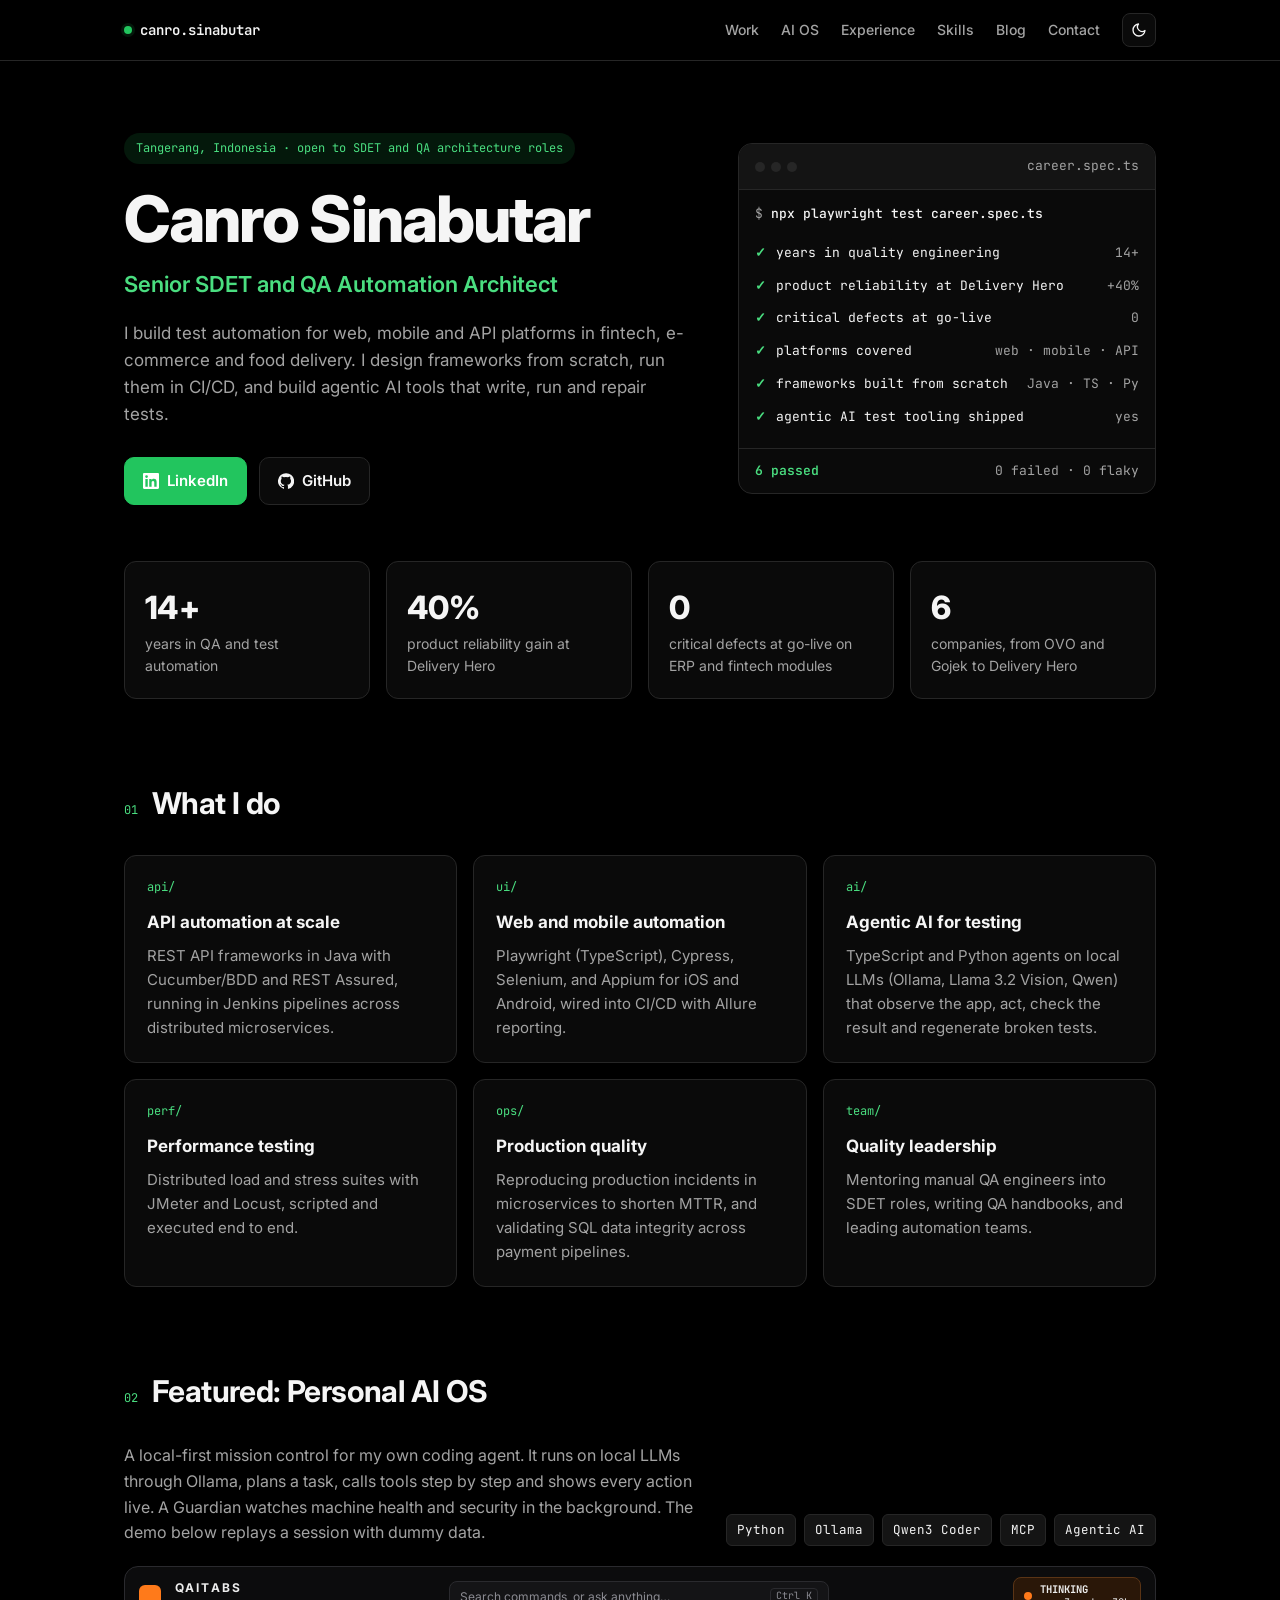
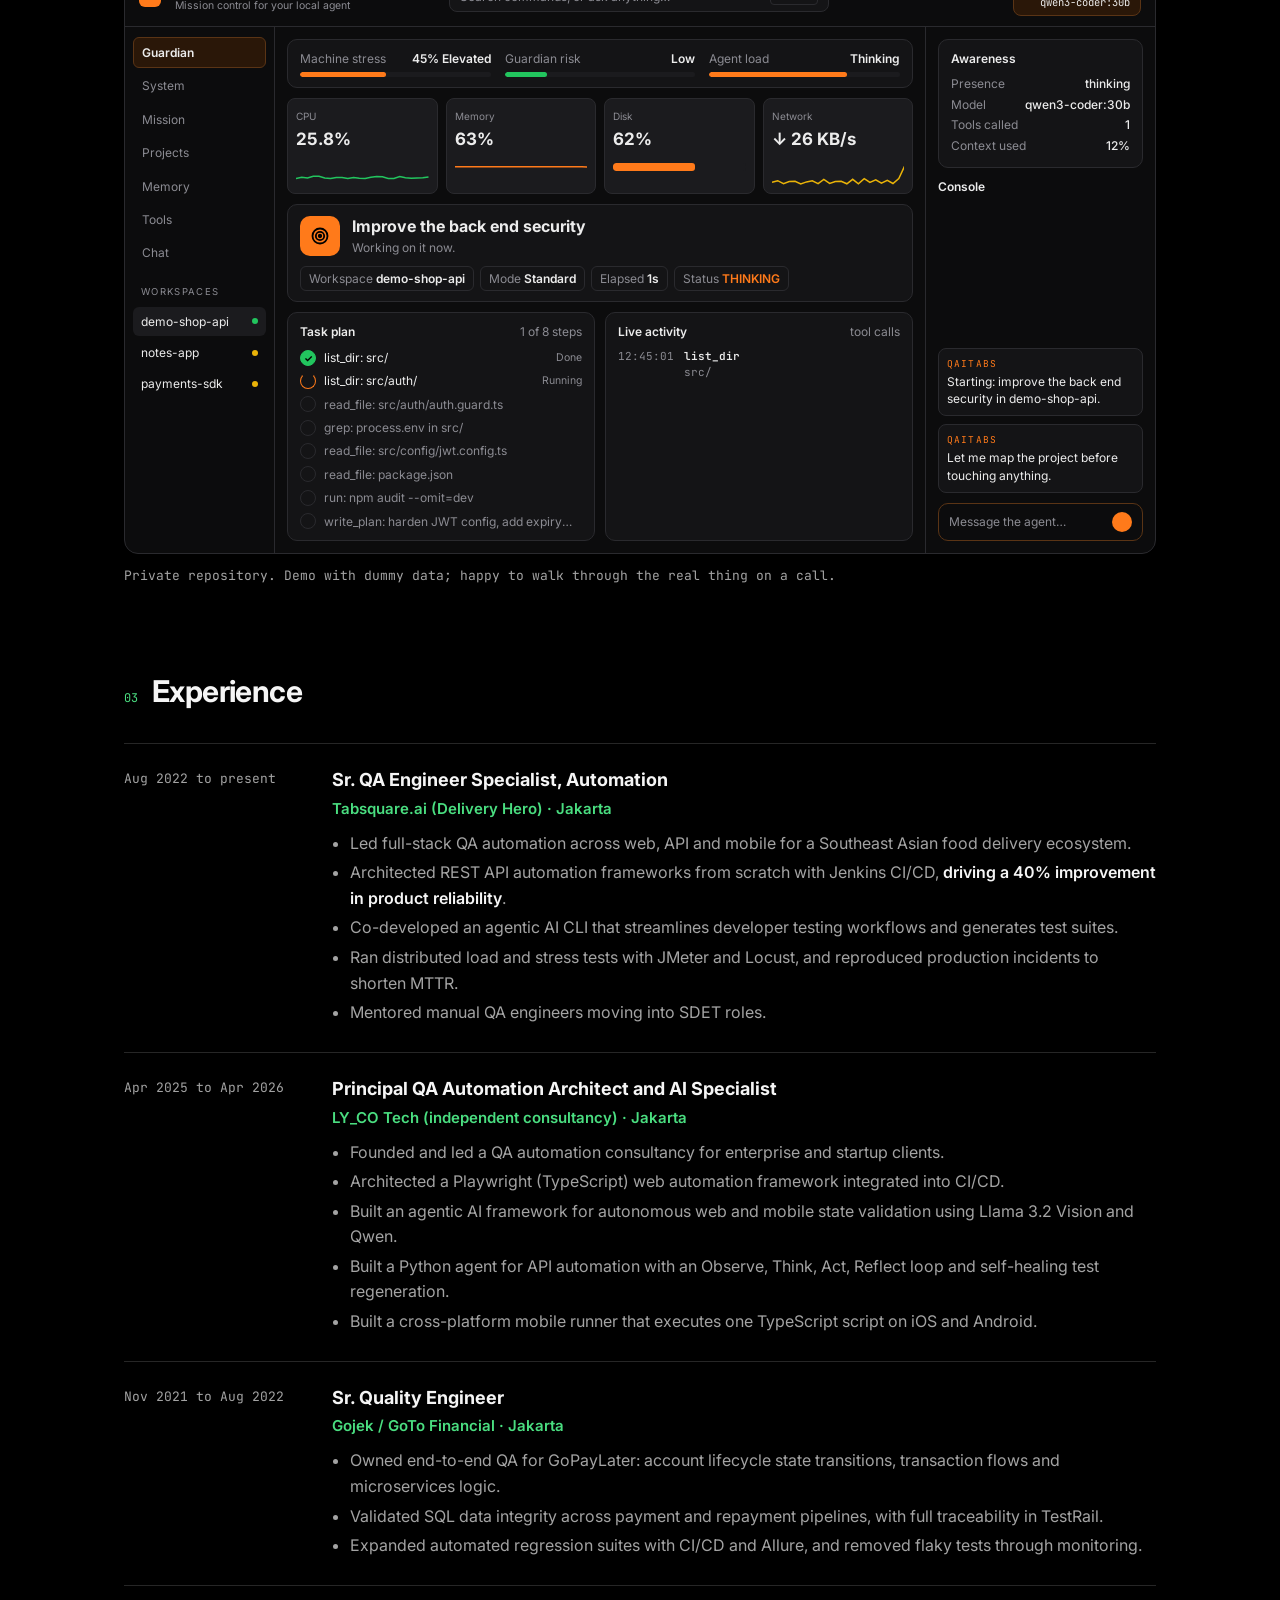
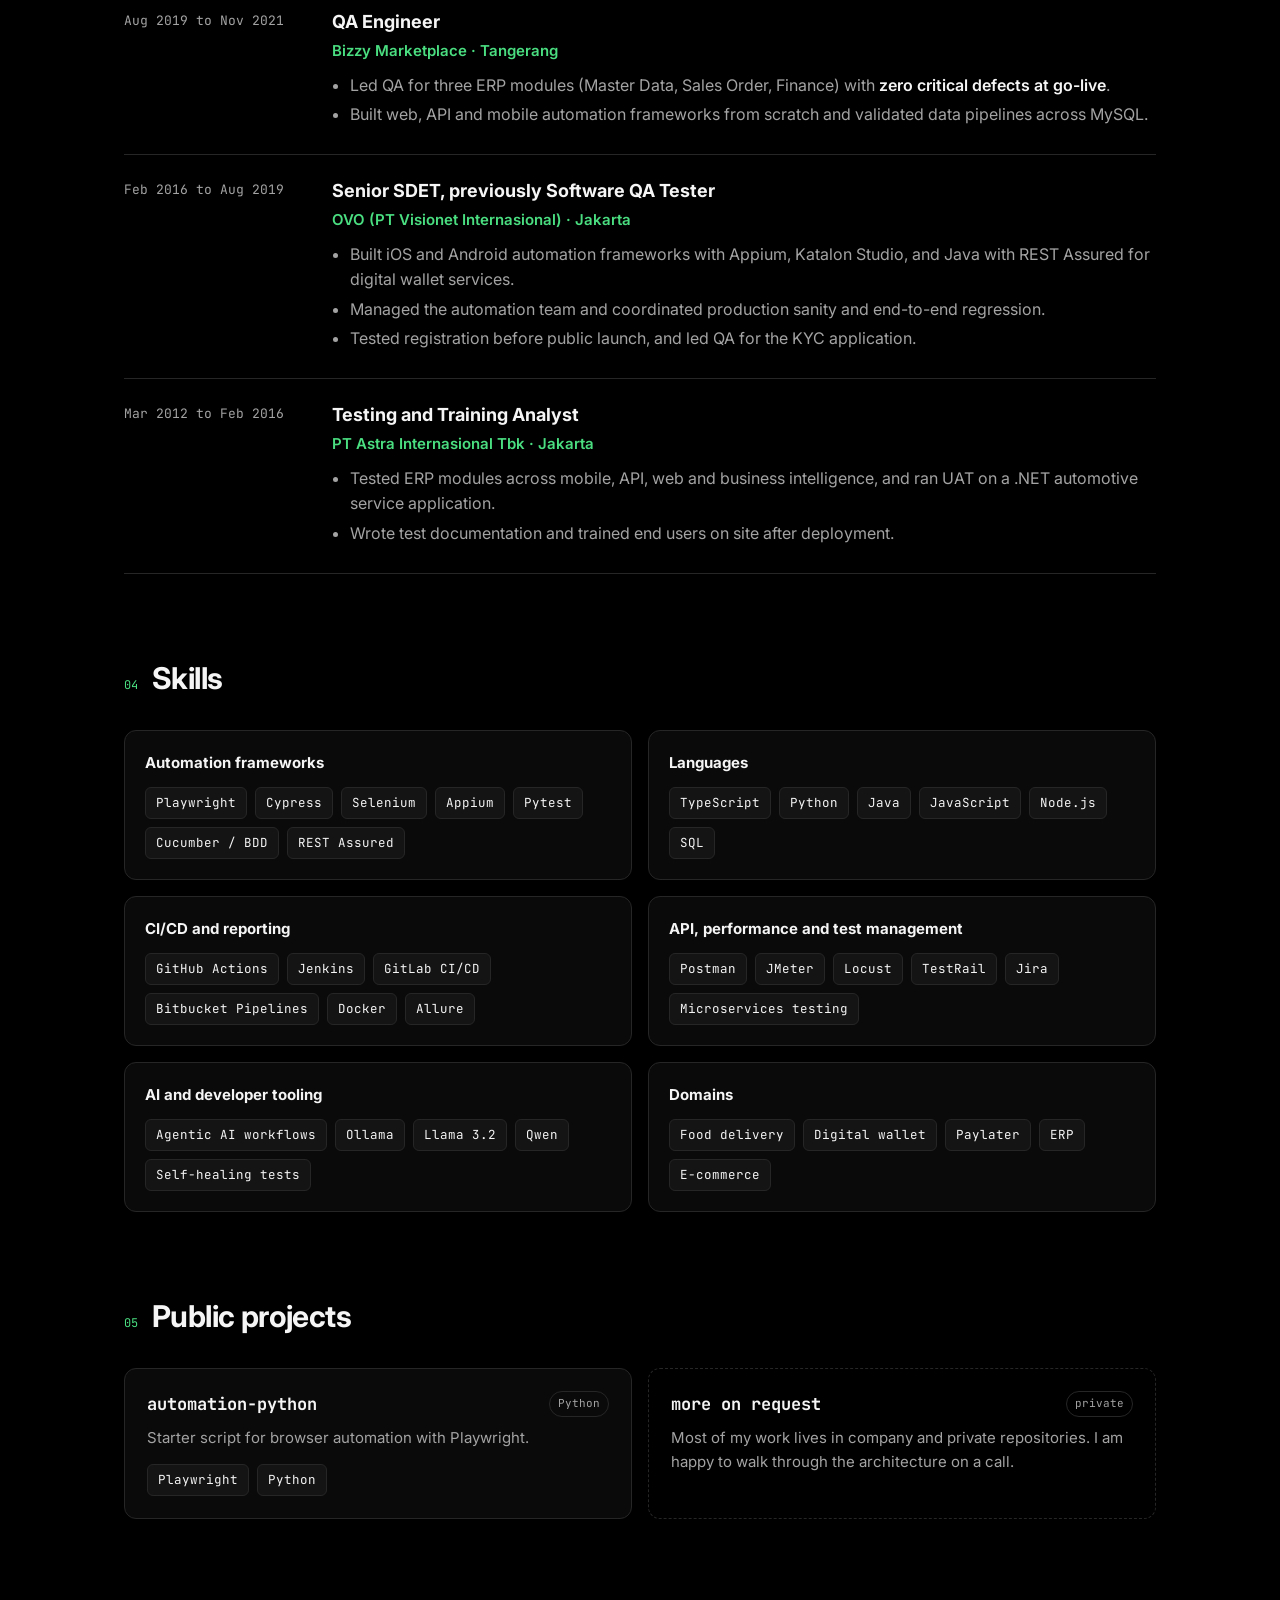
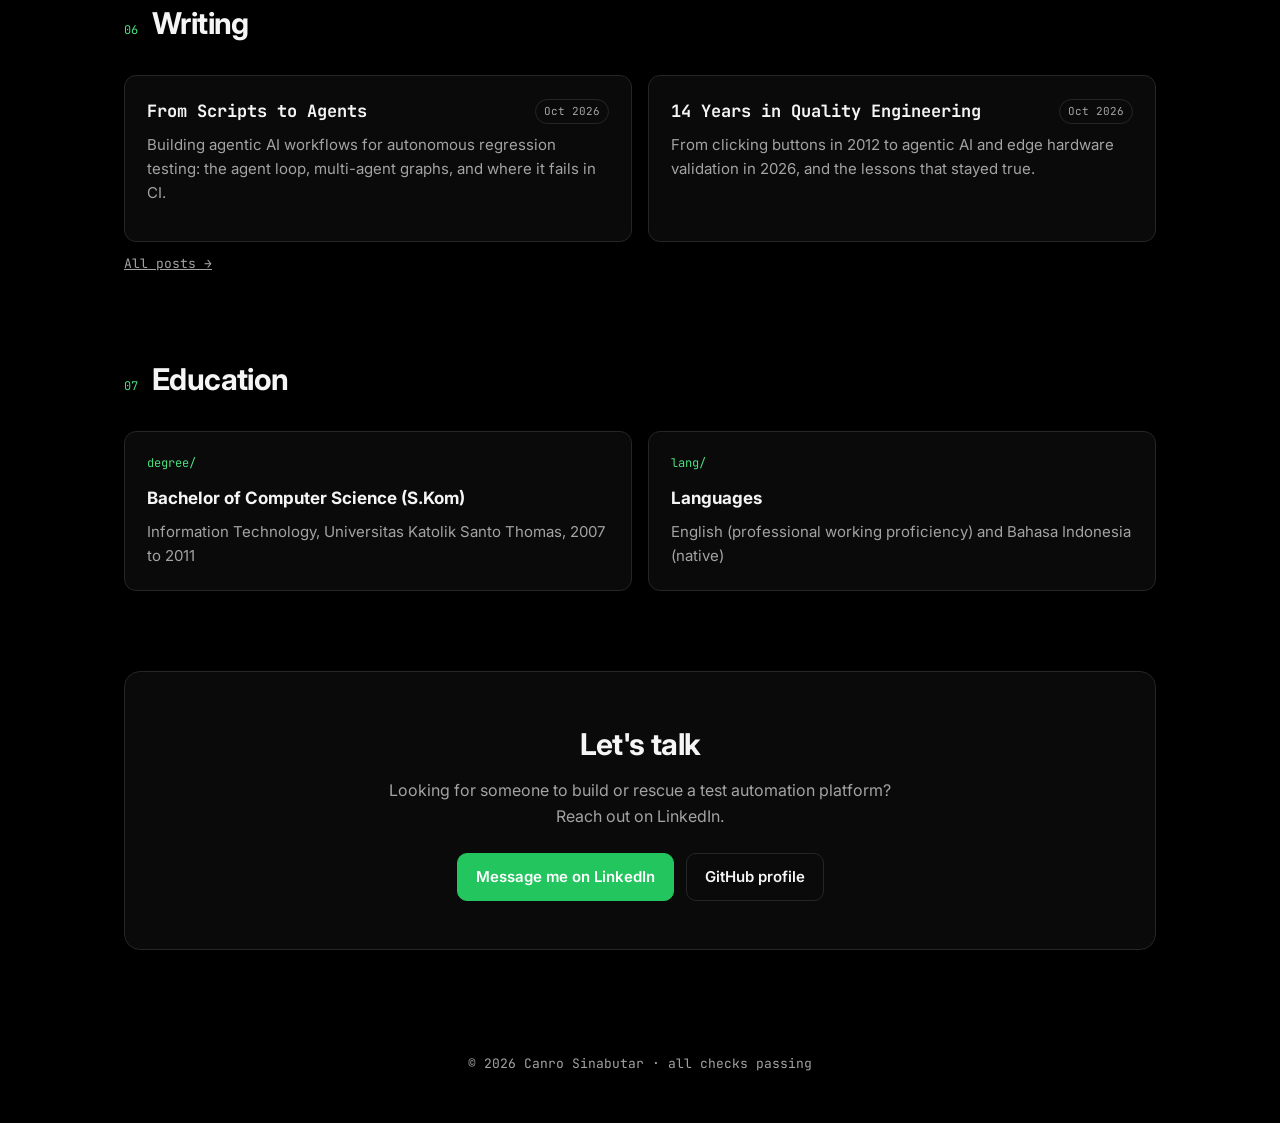
<file: index.html>
<!doctype html>
<html lang="en" data-theme="dark">
<head>
<meta charset="utf-8">
<meta name="viewport" content="width=device-width, initial-scale=1">
<title>Canro Sinabutar · Senior SDET</title>
<meta name="description" content="Canro Sinabutar, Senior SDET and QA Automation Architect with 14+ years in web, mobile and API test automation.">
<meta property="og:title" content="Canro Sinabutar · Senior SDET">
<meta property="og:description" content="Senior SDET and QA Automation Architect. 14+ years of web, mobile and API test automation.">
<meta property="og:type" content="website">
<meta name="theme-color" content="#000000">
<meta property="og:url" content="https://canro-sinabutar.github.io/">
<link rel="preconnect" href="https://fonts.googleapis.com">
<link rel="preconnect" href="https://fonts.gstatic.com" crossorigin>
<link href="https://fonts.googleapis.com/css2?family=Inter:wght@400;500;600;700;800&family=JetBrains+Mono:wght@400;500;600&display=swap" rel="stylesheet">
<link rel="icon" href="data:image/svg+xml,%3Csvg xmlns='http://www.w3.org/2000/svg' viewBox='0 0 32 32'%3E%3Crect width='32' height='32' rx='8' fill='%2316a34a'/%3E%3Cpath d='M9 16.5l4.5 4.5L23 11.5' stroke='white' stroke-width='3.2' fill='none' stroke-linecap='round' stroke-linejoin='round'/%3E%3C/svg%3E">
<style>
  :root {
    --bg: #f7f8fa;
    --surface: #ffffff;
    --surface-2: #f1f3f6;
    --text: #0f172a;
    --muted: #556070;
    --border: #e2e6ec;
    --accent: #16a34a;
    --accent-soft: #dcfce7;
    --accent-text: #15803d;
    --info: #2563eb;
    --warn: #b45309;
    --shadow: 0 1px 2px rgba(15, 23, 42, .04), 0 8px 24px rgba(15, 23, 42, .06);
    --mono: "JetBrains Mono", ui-monospace, SFMono-Regular, Menlo, monospace;
    --sans: "Inter", system-ui, -apple-system, "Segoe UI", sans-serif;
  }
  @media (prefers-color-scheme: dark) {
    :root:not([data-theme="light"]) {
      --bg: #000000;
      --surface: #0a0a0a;
      --surface-2: #141414;
      --text: #f5f5f5;
      --muted: #a3a3a3;
      --border: #262626;
      --accent: #22c55e;
      --accent-soft: rgba(34, 197, 94, .12);
      --accent-text: #4ade80;
      --info: #60a5fa;
      --warn: #fbbf24;
      --shadow: 0 1px 2px rgba(0, 0, 0, .3), 0 12px 32px rgba(0, 0, 0, .35);
    }
  }
  :root[data-theme="dark"] {
    --bg: #000000;
    --surface: #0a0a0a;
    --surface-2: #141414;
    --text: #f5f5f5;
    --muted: #a3a3a3;
    --border: #262626;
    --accent: #22c55e;
    --accent-soft: rgba(34, 197, 94, .12);
    --accent-text: #4ade80;
    --info: #60a5fa;
    --warn: #fbbf24;
    --shadow: 0 1px 2px rgba(0, 0, 0, .3), 0 12px 32px rgba(0, 0, 0, .35);
  }

  * { box-sizing: border-box; }
  html { scroll-behavior: smooth; }
  body {
    margin: 0;
    background: var(--bg);
    color: var(--text);
    font-family: var(--sans);
    font-size: 16px;
    line-height: 1.6;
    -webkit-font-smoothing: antialiased;
  }
  a { color: inherit; }
  .wrap { max-width: 1080px; margin: 0 auto; padding: 0 24px; }

  /* nav */
  header.nav {
    position: sticky; top: 0; z-index: 10;
    background: color-mix(in srgb, var(--bg) 85%, transparent);
    backdrop-filter: blur(10px);
    border-bottom: 1px solid var(--border);
  }
  .nav .wrap { display: flex; align-items: center; justify-content: space-between; height: 60px; gap: 16px; }
  .brand { font-family: var(--mono); font-weight: 600; font-size: 14px; text-decoration: none; display: flex; align-items: center; gap: 8px; }
  .brand .dot { width: 8px; height: 8px; border-radius: 50%; background: var(--accent); box-shadow: 0 0 0 3px var(--accent-soft); }
  .nav nav { display: flex; align-items: center; gap: 22px; }
  .nav nav a { text-decoration: none; color: var(--muted); font-size: 14px; font-weight: 500; }
  .nav nav a:hover { color: var(--text); }
  .theme-btn {
    border: 1px solid var(--border); background: var(--surface); color: var(--text);
    width: 34px; height: 34px; border-radius: 8px; cursor: pointer; display: grid; place-items: center;
  }
  .theme-btn svg { width: 16px; height: 16px; }

  /* hero */
  .hero { padding: 72px 0 56px; display: grid; grid-template-columns: 1.15fr .85fr; gap: 48px; align-items: center; }
  .eyebrow {
    display: inline-flex; align-items: center; gap: 8px;
    font-family: var(--mono); font-size: 12px; color: var(--accent-text);
    background: var(--accent-soft); padding: 6px 12px; border-radius: 999px; margin-bottom: 22px;
  }
  h1 { font-size: clamp(40px, 6vw, 64px); line-height: 1.04; letter-spacing: -.03em; margin: 0 0 14px; font-weight: 800; }
  .role { font-size: clamp(18px, 2.2vw, 22px); font-weight: 600; color: var(--accent-text); margin: 0 0 18px; }
  .lead { color: var(--muted); font-size: 17px; max-width: 560px; margin: 0 0 28px; }
  .cta { display: flex; flex-wrap: wrap; gap: 12px; }
  .btn {
    display: inline-flex; align-items: center; gap: 8px; text-decoration: none;
    padding: 11px 18px; border-radius: 10px; font-weight: 600; font-size: 15px;
    border: 1px solid var(--border); background: var(--surface); transition: transform .15s ease;
  }
  .btn:hover { transform: translateY(-1px); }
  .btn.primary { background: var(--accent); border-color: var(--accent); color: #fff; }
  .btn svg { width: 16px; height: 16px; }

  /* test report card */
  .report {
    background: var(--surface); border: 1px solid var(--border); border-radius: 14px;
    box-shadow: var(--shadow); font-family: var(--mono); font-size: 13px; overflow: hidden;
  }
  .report-head {
    display: flex; justify-content: space-between; align-items: center;
    padding: 12px 16px; border-bottom: 1px solid var(--border); background: var(--surface-2); color: var(--muted);
  }
  .lights { display: flex; gap: 6px; }
  .lights i { width: 10px; height: 10px; border-radius: 50%; background: var(--border); display: block; }
  .report-body { padding: 14px 16px 6px; }
  .report-body .cmd { color: var(--muted); margin-bottom: 12px; }
  .report-body .cmd b { color: var(--text); font-weight: 500; }
  .case { display: grid; grid-template-columns: auto 1fr auto; gap: 10px; align-items: baseline; padding: 6px 0; opacity: 0; transform: translateY(4px); transition: opacity .35s ease, transform .35s ease; }
  .case.show { opacity: 1; transform: none; }
  .case .ok { color: var(--accent-text); font-weight: 600; }
  .case .name { color: var(--text); overflow-wrap: anywhere; }
  .case .val { color: var(--muted); white-space: nowrap; }
  .report-foot {
    margin-top: 8px; padding: 12px 16px; border-top: 1px solid var(--border);
    display: flex; justify-content: space-between; color: var(--muted);
  }
  .report-foot .pass { color: var(--accent-text); font-weight: 600; }

  /* stats */
  .stats { display: grid; grid-template-columns: repeat(4, 1fr); gap: 16px; margin-bottom: 72px; }
  .stat { background: var(--surface); border: 1px solid var(--border); border-radius: 12px; padding: 20px; }
  .stat .num { font-size: 32px; font-weight: 800; letter-spacing: -.02em; }
  .stat .lbl { color: var(--muted); font-size: 14px; }

  /* sections */
  section { padding: 8px 0 72px; }
  .sec-head { display: flex; align-items: baseline; gap: 14px; margin-bottom: 28px; }
  .sec-head .tag { font-family: var(--mono); font-size: 12px; color: var(--accent-text); }
  h2 { font-size: 30px; letter-spacing: -.02em; margin: 0; }

  .cards { display: grid; grid-template-columns: repeat(3, 1fr); gap: 16px; }
  .card { background: var(--surface); border: 1px solid var(--border); border-radius: 12px; padding: 22px; }
  .card h3 { margin: 0 0 8px; font-size: 17px; }
  .card p { margin: 0; color: var(--muted); font-size: 15px; }
  .card .ico { font-family: var(--mono); font-size: 12px; color: var(--accent-text); margin-bottom: 12px; display: block; }

  /* timeline */
  .timeline { position: relative; }
  .job { display: grid; grid-template-columns: 180px 1fr; gap: 28px; padding: 22px 0; border-top: 1px solid var(--border); }
  .job:last-child { border-bottom: 1px solid var(--border); }
  .job .when { font-family: var(--mono); font-size: 13px; color: var(--muted); padding-top: 3px; }
  .job h3 { margin: 0; font-size: 18px; }
  .job .org { color: var(--accent-text); font-weight: 600; font-size: 15px; margin: 2px 0 10px; }
  .job ul { margin: 0; padding-left: 18px; color: var(--muted); }
  .job li { margin: 4px 0; }
  .job li strong { color: var(--text); font-weight: 600; }

  /* skills */
  .skills { display: grid; grid-template-columns: repeat(2, 1fr); gap: 16px; }
  .skill-group { background: var(--surface); border: 1px solid var(--border); border-radius: 12px; padding: 20px; }
  .skill-group h3 { margin: 0 0 12px; font-size: 15px; }
  .chips { display: flex; flex-wrap: wrap; gap: 8px; }
  .chip { font-family: var(--mono); font-size: 12.5px; padding: 5px 10px; border-radius: 6px; background: var(--surface-2); border: 1px solid var(--border); }

  /* projects */
  .projects { display: grid; grid-template-columns: repeat(2, 1fr); gap: 16px; }
  .project { display: block; text-decoration: none; background: var(--surface); border: 1px solid var(--border); border-radius: 12px; padding: 22px; transition: border-color .15s ease; }
  a.project:hover { border-color: var(--accent); }
  .project .top { display: flex; justify-content: space-between; align-items: center; margin-bottom: 8px; gap: 12px; }
  .project h3 { margin: 0; font-size: 17px; font-family: var(--mono); }
  .project p { margin: 0 0 14px; color: var(--muted); font-size: 15px; }
  .badge { font-family: var(--mono); font-size: 11px; padding: 3px 8px; border-radius: 999px; border: 1px solid var(--border); color: var(--muted); white-space: nowrap; }
  .project.note { background: transparent; border-style: dashed; }

  /* education + contact */
  .two { display: grid; grid-template-columns: 1fr 1fr; gap: 16px; }
  .contact { text-align: center; background: var(--surface); border: 1px solid var(--border); border-radius: 16px; padding: 48px 24px; }
  .contact h2 { margin-bottom: 10px; }
  .contact p { color: var(--muted); margin: 0 auto 24px; max-width: 520px; }
  .contact .cta { justify-content: center; }

  footer { padding: 32px 0 48px; color: var(--muted); font-size: 13px; font-family: var(--mono); text-align: center; }

  /* Personal AI OS demo: a fixed dark "screenshot" palette, independent of the site theme */
  .os-intro { display: grid; grid-template-columns: 1fr auto; gap: 16px; align-items: end; margin-bottom: 20px; }
  .os-intro p { color: var(--muted); margin: 0; max-width: 680px; }
  .os-note { color: var(--muted); font-size: 13px; font-family: var(--mono); margin: 12px 0 0; }
  .os {
    --o-bg: #0c0c0d; --o-panel: #141416; --o-panel2: #1b1b1e; --o-line: #2a2a2e;
    --o-text: #ececec; --o-mute: #8b8b92; --o-acc: #ff7a1a; --o-green: #22c55e; --o-yellow: #eab308;
    background: var(--o-bg); color: var(--o-text); border: 1px solid var(--o-line); border-radius: 14px;
    overflow: hidden; font-size: 12px; line-height: 1.45; box-shadow: 0 30px 80px rgba(0, 0, 0, .5);
  }
  .os-top { display: flex; align-items: center; gap: 14px; padding: 10px 14px; border-bottom: 1px solid var(--o-line); }
  .os-logo { width: 22px; height: 22px; border-radius: 6px; background: var(--o-acc); flex: none; }
  .os-brand b { display: block; letter-spacing: .18em; font-size: 12px; }
  .os-brand span { color: var(--o-mute); font-size: 10.5px; }
  .os-search {
    flex: 1; max-width: 380px; margin: 0 auto; background: var(--o-panel); border: 1px solid var(--o-line);
    border-radius: 8px; padding: 6px 10px; color: var(--o-mute); display: flex; justify-content: space-between; gap: 8px;
  }
  .os-search kbd { font-family: var(--mono); font-size: 10px; border: 1px solid var(--o-line); border-radius: 4px; padding: 0 5px; }
  .os-status {
    margin-left: auto; display: flex; align-items: center; gap: 8px; border: 1px solid #5a3415; background: #2a1708;
    border-radius: 8px; padding: 5px 10px; font-family: var(--mono); font-size: 10.5px; line-height: 1.3; white-space: nowrap; transition: background .4s, border-color .4s;
  }
  .os-status .pulse { width: 8px; height: 8px; border-radius: 50%; background: var(--o-acc); animation: osPulse 1.2s infinite; flex: none; }
  .os-status.done { border-color: #14532d; background: #0b2615; }
  .os-status.done .pulse { background: var(--o-green); animation: none; }
  @keyframes osPulse { 0%, 100% { box-shadow: 0 0 0 0 rgba(255, 122, 26, .6); } 50% { box-shadow: 0 0 0 5px rgba(255, 122, 26, 0); } }
  .os-body { display: grid; grid-template-columns: 150px minmax(0, 1fr) 230px; min-height: 520px; }
  .os-side { border-right: 1px solid var(--o-line); padding: 10px 8px; display: flex; flex-direction: column; gap: 2px; }
  .os-nav { padding: 6px 8px; border-radius: 6px; color: var(--o-mute); border: 1px solid transparent; }
  .os-nav.on { background: #2a1708; color: var(--o-text); border-color: #5a3415; font-weight: 600; }
  .os-label { font-size: 9.5px; letter-spacing: .14em; color: var(--o-mute); margin: 14px 8px 6px; }
  .os-ws { padding: 6px 8px; border-radius: 6px; display: flex; justify-content: space-between; align-items: center; }
  .os-ws.on { background: var(--o-panel2); }
  .os-ws i { width: 6px; height: 6px; border-radius: 50%; background: var(--o-yellow); }
  .os-ws.on i { background: var(--o-green); }
  .os-main { padding: 12px; display: flex; flex-direction: column; gap: 10px; min-width: 0; }
  .os-card { background: var(--o-panel); border: 1px solid var(--o-line); border-radius: 10px; padding: 10px 12px; min-width: 0; }
  .os-meters { display: grid; grid-template-columns: repeat(3, 1fr); gap: 14px; }
  .os-meter .row { display: flex; justify-content: space-between; color: var(--o-mute); margin-bottom: 5px; gap: 6px; }
  .os-meter .row b { font-weight: 600; color: var(--o-text); white-space: nowrap; }
  .os-bar { height: 5px; border-radius: 3px; background: var(--o-panel2); overflow: hidden; }
  .os-bar span { display: block; height: 100%; width: 0; border-radius: 3px; transition: width .8s ease, background .8s ease; }
  .os-tiles { display: grid; grid-template-columns: repeat(4, 1fr); gap: 8px; }
  .os-tile { background: var(--o-panel2); border: 1px solid var(--o-line); border-radius: 8px; padding: 8px; min-width: 0; }
  .os-tile small { color: var(--o-mute); }
  .os-tile .v { font-size: 17px; font-weight: 700; margin: 2px 0 4px; white-space: nowrap; }
  .os-tile svg { width: 100%; height: 30px; display: block; }
  .os-tile .os-bar { margin-top: 12px; height: 8px; }
  .os-mission { display: flex; gap: 12px; align-items: center; }
  .os-micon { width: 40px; height: 40px; border-radius: 10px; background: var(--o-acc); display: grid; place-items: center; flex: none; }
  .os-micon svg { width: 20px; height: 20px; }
  .os-mission h4 { margin: 0; font-size: 16px; }
  .os-mission p { margin: 0; color: var(--o-mute); }
  .os-pills { display: flex; flex-wrap: wrap; gap: 6px; margin-top: 10px; }
  .os-pill { border: 1px solid var(--o-line); border-radius: 6px; padding: 3px 8px; color: var(--o-mute); }
  .os-pill b { color: var(--o-text); font-weight: 600; }
  .os-pill b.th { color: var(--o-acc); }
  .os-pill b.ok { color: var(--o-green); }
  .os-split { display: grid; grid-template-columns: 1fr 1fr; gap: 10px; flex: 1; }
  .os-h { display: flex; justify-content: space-between; font-weight: 600; margin-bottom: 8px; }
  .os-h span { color: var(--o-mute); font-weight: 400; }
  .os-steps { list-style: none; margin: 0; padding: 0; display: flex; flex-direction: column; gap: 6px; }
  .os-steps li { display: flex; align-items: center; gap: 8px; color: var(--o-mute); transition: color .3s; min-width: 0; }
  .os-steps li > span:nth-child(2) { overflow: hidden; text-overflow: ellipsis; white-space: nowrap; }
  .os-steps .ck {
    width: 16px; height: 16px; border-radius: 50%; border: 1.5px solid var(--o-line); flex: none;
    display: grid; place-items: center; font-size: 10px; font-weight: 700;
  }
  .os-steps li.run, .os-steps li.done { color: var(--o-text); }
  .os-steps li.run .ck { border-color: var(--o-acc); border-top-color: transparent; animation: osSpin .8s linear infinite; }
  .os-steps li.done .ck { background: var(--o-green); border-color: var(--o-green); color: #000; }
  .os-steps .st { margin-left: auto; font-size: 10.5px; color: var(--o-mute); flex: none; }
  @keyframes osSpin { to { transform: rotate(360deg); } }
  .os-log { display: flex; flex-direction: column; gap: 8px; font-family: var(--mono); font-size: 11px; }
  .os-log > div { display: grid; grid-template-columns: 58px minmax(0, 1fr); gap: 8px; animation: osIn .35s ease; }
  .os-log time { color: var(--o-mute); }
  .os-log b { color: var(--o-text); font-weight: 600; }
  .os-log em { font-style: normal; color: var(--o-mute); display: block; overflow: hidden; text-overflow: ellipsis; white-space: nowrap; }
  @keyframes osIn { from { opacity: 0; transform: translateY(4px); } to { opacity: 1; transform: none; } }
  .os-right { border-left: 1px solid var(--o-line); padding: 12px; display: flex; flex-direction: column; gap: 10px; min-width: 0; }
  .os-kv { display: flex; justify-content: space-between; color: var(--o-mute); margin: 3px 0; }
  .os-kv b { color: var(--o-text); font-weight: 500; }
  .os-console { flex: 1; display: flex; flex-direction: column; justify-content: flex-end; gap: 8px; overflow: hidden; }
  .os-msg { background: var(--o-panel); border: 1px solid var(--o-line); border-radius: 8px; padding: 8px; animation: osIn .35s ease; }
  .os-msg small { display: block; color: var(--o-acc); font-family: var(--mono); font-size: 9.5px; letter-spacing: .12em; margin-bottom: 2px; }
  .os-input { border: 1px solid #5a3415; border-radius: 10px; padding: 8px 10px; color: var(--o-mute); display: flex; justify-content: space-between; align-items: center; }
  .os-input i { width: 20px; height: 20px; border-radius: 50%; background: var(--o-acc); display: block; }

  @media (max-width: 980px) {
    .os-body { grid-template-columns: 140px minmax(0, 1fr); }
    .os-right { display: none; }
  }
  @media (max-width: 640px) {
    .os-intro { grid-template-columns: 1fr; }
    .os-body { grid-template-columns: minmax(0, 1fr); min-height: 0; }
    .os-side, .os-search { display: none; }
    .os-tiles { grid-template-columns: repeat(2, 1fr); }
    .os-meters { grid-template-columns: 1fr; gap: 8px; }
    .os-split { grid-template-columns: minmax(0, 1fr); }
  }
  @media (prefers-reduced-motion: reduce) {
    .os-status .pulse, .os-steps li.run .ck, .os-log > div, .os-msg { animation: none; }
  }

  @media (max-width: 900px) {
    .hero { grid-template-columns: 1fr; padding-top: 48px; }
    .cards { grid-template-columns: 1fr 1fr; }
    .stats { grid-template-columns: repeat(2, 1fr); }
  }
  @media (max-width: 640px) {
    .wrap { padding: 0 16px; }
    .nav nav a.hide-sm { display: none; }
    .cards, .skills, .projects, .two { grid-template-columns: 1fr; }
    .job { grid-template-columns: 1fr; gap: 6px; }
    .stat .num { font-size: 26px; }
    h2 { font-size: 26px; }
  }
  @media (prefers-reduced-motion: reduce) {
    .case { opacity: 1; transform: none; transition: none; }
    .btn { transition: none; }
  }
</style>
</head>
<body>

<header class="nav">
  <div class="wrap">
    <a class="brand" href="#top"><span class="dot"></span>canro.sinabutar</a>
    <nav>
      <a class="hide-sm" href="#work">Work</a>
      <a class="hide-sm" href="#ai-os">AI OS</a>
      <a class="hide-sm" href="#experience">Experience</a>
      <a class="hide-sm" href="#skills">Skills</a>
      <a href="/blog/">Blog</a>
      <a href="#contact">Contact</a>
      <button class="theme-btn" id="themeBtn" aria-label="Toggle dark mode">
        <svg viewBox="0 0 24 24" fill="none" stroke="currentColor" stroke-width="2" stroke-linecap="round" stroke-linejoin="round"><path d="M21 12.8A9 9 0 1 1 11.2 3a7 7 0 0 0 9.8 9.8z"/></svg>
      </button>
    </nav>
  </div>
</header>

<main id="top" class="wrap">

  <div class="hero">
    <div>
      <span class="eyebrow">Tangerang, Indonesia · open to SDET and QA architecture roles</span>
      <h1>Canro Sinabutar</h1>
      <p class="role">Senior SDET and QA Automation Architect</p>
      <p class="lead">I build test automation for web, mobile and API platforms in fintech, e-commerce and food delivery. I design frameworks from scratch, run them in CI/CD, and build agentic AI tools that write, run and repair tests.</p>
      <div class="cta">
        <a class="btn primary" href="https://www.linkedin.com/in/canro-sinabutar" target="_blank" rel="noopener">
          <svg viewBox="0 0 24 24" fill="currentColor"><path d="M20.45 20.45h-3.55v-5.57c0-1.33-.02-3.04-1.85-3.04-1.85 0-2.14 1.45-2.14 2.94v5.67H9.36V9h3.41v1.56h.05c.48-.9 1.64-1.85 3.37-1.85 3.6 0 4.27 2.37 4.27 5.46v6.28zM5.34 7.43a2.06 2.06 0 1 1 0-4.12 2.06 2.06 0 0 1 0 4.12zM7.12 20.45H3.56V9h3.56v11.45zM22.22 0H1.77C.79 0 0 .77 0 1.73v20.54C0 23.23.79 24 1.77 24h20.45c.98 0 1.78-.77 1.78-1.73V1.73C24 .77 23.2 0 22.22 0z"/></svg>
          LinkedIn
        </a>
        <a class="btn" href="https://github.com/canro-sinabutar" target="_blank" rel="noopener">
          <svg viewBox="0 0 24 24" fill="currentColor"><path d="M12 .3a12 12 0 0 0-3.8 23.4c.6.1.8-.3.8-.6v-2c-3.3.7-4-1.6-4-1.6-.6-1.4-1.4-1.8-1.4-1.8-1-.7.1-.7.1-.7 1.2.1 1.8 1.2 1.8 1.2 1 1.8 2.8 1.3 3.5 1 0-.8.4-1.3.7-1.6-2.7-.3-5.5-1.3-5.5-6 0-1.2.5-2.3 1.3-3.1-.2-.4-.6-1.6 0-3.2 0 0 1-.3 3.4 1.2a11.5 11.5 0 0 1 6 0c2.3-1.5 3.3-1.2 3.3-1.2.6 1.6.2 2.8 0 3.2.9.8 1.3 1.9 1.3 3.2 0 4.6-2.8 5.6-5.5 5.9.5.4.9 1.1.9 2.3v3.3c0 .3.1.7.8.6A12 12 0 0 0 12 .3"/></svg>
          GitHub
        </a>
      </div>
    </div>

    <div class="report" aria-label="Career summary written as a test report">
      <div class="report-head">
        <span class="lights"><i></i><i></i><i></i></span>
        <span>career.spec.ts</span>
      </div>
      <div class="report-body">
        <div class="cmd">$ <b>npx playwright test career.spec.ts</b></div>
        <div class="case"><span class="ok">✓</span><span class="name">years in quality engineering</span><span class="val">14+</span></div>
        <div class="case"><span class="ok">✓</span><span class="name">product reliability at Delivery Hero</span><span class="val">+40%</span></div>
        <div class="case"><span class="ok">✓</span><span class="name">critical defects at go-live</span><span class="val">0</span></div>
        <div class="case"><span class="ok">✓</span><span class="name">platforms covered</span><span class="val">web · mobile · API</span></div>
        <div class="case"><span class="ok">✓</span><span class="name">frameworks built from scratch</span><span class="val">Java · TS · Py</span></div>
        <div class="case"><span class="ok">✓</span><span class="name">agentic AI test tooling shipped</span><span class="val">yes</span></div>
      </div>
      <div class="report-foot">
        <span class="pass">6 passed</span>
        <span>0 failed · 0 flaky</span>
      </div>
    </div>
  </div>

  <div class="stats">
    <div class="stat"><div class="num">14+</div><div class="lbl">years in QA and test automation</div></div>
    <div class="stat"><div class="num">40%</div><div class="lbl">product reliability gain at Delivery Hero</div></div>
    <div class="stat"><div class="num">0</div><div class="lbl">critical defects at go-live on ERP and fintech modules</div></div>
    <div class="stat"><div class="num">6</div><div class="lbl">companies, from OVO and Gojek to Delivery Hero</div></div>
  </div>

  <section id="work">
    <div class="sec-head"><span class="tag">01</span><h2>What I do</h2></div>
    <div class="cards">
      <div class="card"><span class="ico">api/</span><h3>API automation at scale</h3><p>REST API frameworks in Java with Cucumber/BDD and REST Assured, running in Jenkins pipelines across distributed microservices.</p></div>
      <div class="card"><span class="ico">ui/</span><h3>Web and mobile automation</h3><p>Playwright (TypeScript), Cypress, Selenium, and Appium for iOS and Android, wired into CI/CD with Allure reporting.</p></div>
      <div class="card"><span class="ico">ai/</span><h3>Agentic AI for testing</h3><p>TypeScript and Python agents on local LLMs (Ollama, Llama 3.2 Vision, Qwen) that observe the app, act, check the result and regenerate broken tests.</p></div>
      <div class="card"><span class="ico">perf/</span><h3>Performance testing</h3><p>Distributed load and stress suites with JMeter and Locust, scripted and executed end to end.</p></div>
      <div class="card"><span class="ico">ops/</span><h3>Production quality</h3><p>Reproducing production incidents in microservices to shorten MTTR, and validating SQL data integrity across payment pipelines.</p></div>
      <div class="card"><span class="ico">team/</span><h3>Quality leadership</h3><p>Mentoring manual QA engineers into SDET roles, writing QA handbooks, and leading automation teams.</p></div>
    </div>
  </section>

  <section id="ai-os">
    <div class="sec-head"><span class="tag">02</span><h2>Featured: Personal AI OS</h2></div>
    <div class="os-intro">
      <p>A local-first mission control for my own coding agent. It runs on local LLMs through Ollama, plans a task, calls tools step by step and shows every action live. A Guardian watches machine health and security in the background. The demo below replays a session with dummy data.</p>
      <div class="chips"><span class="chip">Python</span><span class="chip">Ollama</span><span class="chip">Qwen3 Coder</span><span class="chip">MCP</span><span class="chip">Agentic AI</span></div>
    </div>

    <div class="os" id="aiOs" role="img" aria-label="Animated demo of the Personal AI OS dashboard, using dummy data">
      <div class="os-top">
        <span class="os-logo"></span>
        <div class="os-brand"><b>QAITABS</b><span>Mission control for your local agent</span></div>
        <div class="os-search"><span>Search commands, or ask anything…</span><kbd>Ctrl K</kbd></div>
        <div class="os-status" id="osStatus"><span class="pulse"></span><span><b id="osStatusText">THINKING</b><br>qwen3-coder:30b</span></div>
      </div>
      <div class="os-body">
        <aside class="os-side">
          <div class="os-nav on">Guardian</div>
          <div class="os-nav">System</div>
          <div class="os-nav">Mission</div>
          <div class="os-nav">Projects</div>
          <div class="os-nav">Memory</div>
          <div class="os-nav">Tools</div>
          <div class="os-nav">Chat</div>
          <div class="os-label">WORKSPACES</div>
          <div class="os-ws on"><span>demo-shop-api</span><i></i></div>
          <div class="os-ws"><span>notes-app</span><i></i></div>
          <div class="os-ws"><span>payments-sdk</span><i></i></div>
        </aside>

        <div class="os-main">
          <div class="os-card os-meters">
            <div class="os-meter"><div class="row"><span>Machine stress</span><b id="osStress">40%</b></div><div class="os-bar"><span id="osStressBar"></span></div></div>
            <div class="os-meter"><div class="row"><span>Guardian risk</span><b>Low</b></div><div class="os-bar"><span style="width:22%;background:#22c55e"></span></div></div>
            <div class="os-meter"><div class="row"><span>Agent load</span><b id="osLoad">Thinking</b></div><div class="os-bar"><span id="osLoadBar"></span></div></div>
          </div>

          <div class="os-tiles">
            <div class="os-tile"><small>CPU</small><div class="v" id="osCpu">24.0%</div><svg viewBox="0 0 100 30" preserveAspectRatio="none"><polyline id="osCpuLine" fill="none" stroke="#22c55e" stroke-width="1.5" vector-effect="non-scaling-stroke"/></svg></div>
            <div class="os-tile"><small>Memory</small><div class="v" id="osMem">64%</div><svg viewBox="0 0 100 30" preserveAspectRatio="none"><polyline id="osMemLine" fill="none" stroke="#ff7a1a" stroke-width="1.5" vector-effect="non-scaling-stroke"/></svg></div>
            <div class="os-tile"><small>Disk</small><div class="v">62%</div><div class="os-bar"><span style="width:62%;background:#ff7a1a"></span></div></div>
            <div class="os-tile"><small>Network</small><div class="v" id="osNet">↓ 4 KB/s</div><svg viewBox="0 0 100 30" preserveAspectRatio="none"><polyline id="osNetLine" fill="none" stroke="#eab308" stroke-width="1.5" vector-effect="non-scaling-stroke"/></svg></div>
          </div>

          <div class="os-card">
            <div class="os-mission">
              <div class="os-micon"><svg viewBox="0 0 24 24" fill="none" stroke="#000" stroke-width="2.2"><circle cx="12" cy="12" r="9"/><circle cx="12" cy="12" r="5"/><circle cx="12" cy="12" r="1.5" fill="#000"/></svg></div>
              <div><h4>Improve the back end security</h4><p id="osSub">Working on it now.</p></div>
            </div>
            <div class="os-pills">
              <span class="os-pill">Workspace <b>demo-shop-api</b></span>
              <span class="os-pill">Mode <b>Standard</b></span>
              <span class="os-pill">Elapsed <b id="osElapsed">0s</b></span>
              <span class="os-pill">Status <b class="th" id="osPill">THINKING</b></span>
            </div>
          </div>

          <div class="os-split">
            <div class="os-card"><div class="os-h">Task plan <span id="osCount">0 of 8 steps</span></div><ul class="os-steps" id="osSteps"></ul></div>
            <div class="os-card"><div class="os-h">Live activity <span>tool calls</span></div><div class="os-log" id="osLog"></div></div>
          </div>
        </div>

        <aside class="os-right">
          <div class="os-card">
            <div class="os-h">Awareness</div>
            <div class="os-kv"><span>Presence</span><b id="osPresence">thinking</b></div>
            <div class="os-kv"><span>Model</span><b>qwen3-coder:30b</b></div>
            <div class="os-kv"><span>Tools called</span><b id="osTools">0</b></div>
            <div class="os-kv"><span>Context used</span><b id="osCtx">12%</b></div>
          </div>
          <div class="os-h" style="margin:0">Console</div>
          <div class="os-console" id="osConsole"></div>
          <div class="os-input"><span>Message the agent…</span><i></i></div>
        </aside>
      </div>
    </div>
    <p class="os-note">Private repository. Demo with dummy data; happy to walk through the real thing on a call.</p>
  </section>

  <section id="experience">
    <div class="sec-head"><span class="tag">03</span><h2>Experience</h2></div>
    <div class="timeline">
      <div class="job">
        <div class="when">Aug 2022 to present</div>
        <div>
          <h3>Sr. QA Engineer Specialist, Automation</h3>
          <div class="org">Tabsquare.ai (Delivery Hero) · Jakarta</div>
          <ul>
            <li>Led full-stack QA automation across web, API and mobile for a Southeast Asian food delivery ecosystem.</li>
            <li>Architected REST API automation frameworks from scratch with Jenkins CI/CD, <strong>driving a 40% improvement in product reliability</strong>.</li>
            <li>Co-developed an agentic AI CLI that streamlines developer testing workflows and generates test suites.</li>
            <li>Ran distributed load and stress tests with JMeter and Locust, and reproduced production incidents to shorten MTTR.</li>
            <li>Mentored manual QA engineers moving into SDET roles.</li>
          </ul>
        </div>
      </div>
      <div class="job">
        <div class="when">Apr 2025 to Apr 2026</div>
        <div>
          <h3>Principal QA Automation Architect and AI Specialist</h3>
          <div class="org">LY_CO Tech (independent consultancy) · Jakarta</div>
          <ul>
            <li>Founded and led a QA automation consultancy for enterprise and startup clients.</li>
            <li>Architected a Playwright (TypeScript) web automation framework integrated into CI/CD.</li>
            <li>Built an agentic AI framework for autonomous web and mobile state validation using Llama 3.2 Vision and Qwen.</li>
            <li>Built a Python agent for API automation with an Observe, Think, Act, Reflect loop and self-healing test regeneration.</li>
            <li>Built a cross-platform mobile runner that executes one TypeScript script on iOS and Android.</li>
          </ul>
        </div>
      </div>
      <div class="job">
        <div class="when">Nov 2021 to Aug 2022</div>
        <div>
          <h3>Sr. Quality Engineer</h3>
          <div class="org">Gojek / GoTo Financial · Jakarta</div>
          <ul>
            <li>Owned end-to-end QA for GoPayLater: account lifecycle state transitions, transaction flows and microservices logic.</li>
            <li>Validated SQL data integrity across payment and repayment pipelines, with full traceability in TestRail.</li>
            <li>Expanded automated regression suites with CI/CD and Allure, and removed flaky tests through monitoring.</li>
          </ul>
        </div>
      </div>
      <div class="job">
        <div class="when">Aug 2019 to Nov 2021</div>
        <div>
          <h3>QA Engineer</h3>
          <div class="org">Bizzy Marketplace · Tangerang</div>
          <ul>
            <li>Led QA for three ERP modules (Master Data, Sales Order, Finance) with <strong>zero critical defects at go-live</strong>.</li>
            <li>Built web, API and mobile automation frameworks from scratch and validated data pipelines across MySQL.</li>
          </ul>
        </div>
      </div>
      <div class="job">
        <div class="when">Feb 2016 to Aug 2019</div>
        <div>
          <h3>Senior SDET, previously Software QA Tester</h3>
          <div class="org">OVO (PT Visionet Internasional) · Jakarta</div>
          <ul>
            <li>Built iOS and Android automation frameworks with Appium, Katalon Studio, and Java with REST Assured for digital wallet services.</li>
            <li>Managed the automation team and coordinated production sanity and end-to-end regression.</li>
            <li>Tested registration before public launch, and led QA for the KYC application.</li>
          </ul>
        </div>
      </div>
      <div class="job">
        <div class="when">Mar 2012 to Feb 2016</div>
        <div>
          <h3>Testing and Training Analyst</h3>
          <div class="org">PT Astra Internasional Tbk · Jakarta</div>
          <ul>
            <li>Tested ERP modules across mobile, API, web and business intelligence, and ran UAT on a .NET automotive service application.</li>
            <li>Wrote test documentation and trained end users on site after deployment.</li>
          </ul>
        </div>
      </div>
    </div>
  </section>

  <section id="skills">
    <div class="sec-head"><span class="tag">04</span><h2>Skills</h2></div>
    <div class="skills">
      <div class="skill-group"><h3>Automation frameworks</h3><div class="chips"><span class="chip">Playwright</span><span class="chip">Cypress</span><span class="chip">Selenium</span><span class="chip">Appium</span><span class="chip">Pytest</span><span class="chip">Cucumber / BDD</span><span class="chip">REST Assured</span></div></div>
      <div class="skill-group"><h3>Languages</h3><div class="chips"><span class="chip">TypeScript</span><span class="chip">Python</span><span class="chip">Java</span><span class="chip">JavaScript</span><span class="chip">Node.js</span><span class="chip">SQL</span></div></div>
      <div class="skill-group"><h3>CI/CD and reporting</h3><div class="chips"><span class="chip">GitHub Actions</span><span class="chip">Jenkins</span><span class="chip">GitLab CI/CD</span><span class="chip">Bitbucket Pipelines</span><span class="chip">Docker</span><span class="chip">Allure</span></div></div>
      <div class="skill-group"><h3>API, performance and test management</h3><div class="chips"><span class="chip">Postman</span><span class="chip">JMeter</span><span class="chip">Locust</span><span class="chip">TestRail</span><span class="chip">Jira</span><span class="chip">Microservices testing</span></div></div>
      <div class="skill-group"><h3>AI and developer tooling</h3><div class="chips"><span class="chip">Agentic AI workflows</span><span class="chip">Ollama</span><span class="chip">Llama 3.2</span><span class="chip">Qwen</span><span class="chip">Self-healing tests</span></div></div>
      <div class="skill-group"><h3>Domains</h3><div class="chips"><span class="chip">Food delivery</span><span class="chip">Digital wallet</span><span class="chip">Paylater</span><span class="chip">ERP</span><span class="chip">E-commerce</span></div></div>
    </div>
  </section>

  <section id="projects">
    <div class="sec-head"><span class="tag">05</span><h2>Public projects</h2></div>
    <div class="projects">
      <a class="project" href="https://github.com/canro-sinabutar/automation-python" target="_blank" rel="noopener">
        <div class="top"><h3>automation-python</h3><span class="badge">Python</span></div>
        <p>Starter script for browser automation with Playwright.</p>
        <div class="chips"><span class="chip">Playwright</span><span class="chip">Python</span></div>
      </a>
      <div class="project note">
        <div class="top"><h3>more on request</h3><span class="badge">private</span></div>
        <p>Most of my work lives in company and private repositories. I am happy to walk through the architecture on a call.</p>
      </div>
    </div>
  </section>

  <section id="writing">
    <div class="sec-head"><span class="tag">06</span><h2>Writing</h2></div>
    <div class="projects">
      <a class="project" href="/blog/from-scripts-to-agents/">
        <div class="top"><h3>From Scripts to Agents</h3><span class="badge">Oct 2026</span></div>
        <p>Building agentic AI workflows for autonomous regression testing: the agent loop, multi-agent graphs, and where it fails in CI.</p>
      </a>
      <a class="project" href="/blog/14-years-in-quality-engineering/">
        <div class="top"><h3>14 Years in Quality Engineering</h3><span class="badge">Oct 2026</span></div>
        <p>From clicking buttons in 2012 to agentic AI and edge hardware validation in 2026, and the lessons that stayed true.</p>
      </a>
    </div>
    <p class="os-note"><a href="/blog/">All posts →</a></p>
  </section>

  <section id="education">
    <div class="sec-head"><span class="tag">07</span><h2>Education</h2></div>
    <div class="two">
      <div class="card"><span class="ico">degree/</span><h3>Bachelor of Computer Science (S.Kom)</h3><p>Information Technology, Universitas Katolik Santo Thomas, 2007 to 2011</p></div>
      <div class="card"><span class="ico">lang/</span><h3>Languages</h3><p>English (professional working proficiency) and Bahasa Indonesia (native)</p></div>
    </div>
  </section>

  <section id="contact">
    <div class="contact">
      <h2>Let's talk</h2>
      <p>Looking for someone to build or rescue a test automation platform? Reach out on LinkedIn.</p>
      <div class="cta">
        <a class="btn primary" href="https://www.linkedin.com/in/canro-sinabutar" target="_blank" rel="noopener">Message me on LinkedIn</a>
        <a class="btn" href="https://github.com/canro-sinabutar" target="_blank" rel="noopener">GitHub profile</a>
      </div>
    </div>
  </section>

</main>

<footer>
  <div class="wrap">© <span id="year">2026</span> Canro Sinabutar · all checks passing</div>
</footer>

<script>
  (function () {
    var root = document.documentElement;
    var btn = document.getElementById('themeBtn');
    try {
      var saved = localStorage.getItem('theme');
      if (saved === 'light' || saved === 'dark') root.setAttribute('data-theme', saved);
    } catch (e) {}
    btn.addEventListener('click', function () {
      var current = root.getAttribute('data-theme') ||
        (window.matchMedia('(prefers-color-scheme: dark)').matches ? 'dark' : 'light');
      var next = current === 'dark' ? 'light' : 'dark';
      root.setAttribute('data-theme', next);
      try { localStorage.setItem('theme', next); } catch (e) {}
    });

    document.getElementById('year').textContent = new Date().getFullYear();

    var cases = document.querySelectorAll('.case');
    cases.forEach(function (el, i) {
      setTimeout(function () { el.classList.add('show'); }, 250 + i * 220);
    });
  })();

  // Personal AI OS demo: replays a scripted agent session on a loop. All data is made up.
  (function () {
    var os = document.getElementById('aiOs');
    if (!os) return;
    function $(id) { return document.getElementById(id); }
    var reduce = window.matchMedia('(prefers-reduced-motion: reduce)').matches;

    var STEPS = [
      { t: 'list_dir', p: 'src/', msg: 'Let me map the project before touching anything.' },
      { t: 'list_dir', p: 'src/auth/' },
      { t: 'read_file', p: 'src/auth/auth.guard.ts', msg: 'The guard accepts any token with a valid signature. Checking how expiry is handled.' },
      { t: 'grep', p: 'process.env in src/' },
      { t: 'read_file', p: 'src/config/jwt.config.ts', msg: 'The JWT secret has a hardcoded fallback. It should fail closed instead.' },
      { t: 'read_file', p: 'package.json' },
      { t: 'run', p: 'npm audit --omit=dev', msg: 'npm audit: 2 moderate issues in dev tooling, none in runtime dependencies.' },
      { t: 'write_plan', p: 'harden JWT config, add expiry test', msg: 'Plan ready: remove the fallback secret, enforce token expiry, add a regression test.' }
    ];

    var stepsEl = $('osSteps'), logEl = $('osLog'), conEl = $('osConsole');
    var series = { cpu: [], mem: [], net: [] };
    for (var k = 0; k < 24; k++) { series.cpu.push(20 + Math.random() * 10); series.mem.push(64); series.net.push(Math.random() * 8); }
    var cpu = 24, mem = 64, step = 0, elapsed = 0, tools = 0, running = true, visible = true;

    function clamp(v, a, b) { return Math.max(a, Math.min(b, v)); }
    function pad(n) { return n < 10 ? '0' + n : '' + n; }
    function clock() {
      var s = 12 * 3600 + 45 * 60 + elapsed;
      return pad(Math.floor(s / 3600)) + ':' + pad(Math.floor(s / 60) % 60) + ':' + pad(s % 60);
    }
    function spark(id, arr, max) {
      $(id).setAttribute('points', arr.map(function (v, i) {
        return (i * 100 / (arr.length - 1)).toFixed(1) + ',' + (29 - clamp(v / max, 0, 1) * 27).toFixed(1);
      }).join(' '));
    }
    function bar(id, pct, color) { var el = $(id); el.style.width = pct + '%'; el.style.background = color; }

    function renderSteps() {
      stepsEl.innerHTML = STEPS.map(function (s, i) {
        var done = i < step, run = i === step && running;
        return '<li class="' + (done ? 'done' : run ? 'run' : '') + '"><span class="ck">' + (done ? '✓' : '') + '</span>' +
          '<span>' + s.t + ': ' + s.p + '</span><span class="st">' + (done ? 'Done' : run ? 'Running' : '') + '</span></li>';
      }).join('');
      $('osCount').textContent = step + ' of ' + STEPS.length + ' steps';
    }
    function addLog(s) {
      var d = document.createElement('div');
      d.innerHTML = '<time>' + clock() + '</time><span><b>' + s.t + '</b><em>' + s.p + '</em></span>';
      logEl.appendChild(d);
      while (logEl.children.length > 5) logEl.removeChild(logEl.firstChild);
    }
    function addMsg(text) {
      var d = document.createElement('div');
      d.className = 'os-msg';
      d.innerHTML = '<small>QAITABS</small>' + text;
      conEl.appendChild(d);
      while (conEl.children.length > 3) conEl.removeChild(conEl.firstChild);
    }
    function setRunning(r) {
      running = r;
      $('osStatus').classList.toggle('done', !r);
      $('osStatusText').textContent = r ? 'THINKING' : 'DONE';
      var pill = $('osPill');
      pill.textContent = r ? 'THINKING' : 'DONE';
      pill.className = r ? 'th' : 'ok';
      $('osPresence').textContent = r ? 'thinking' : 'idle';
      $('osSub').textContent = r ? 'Working on it now.' : 'Finished. Plan ready for review.';
    }

    function metrics() {
      cpu = clamp(cpu + (Math.random() - .5) * 14 + (running ? (45 - cpu) : (15 - cpu)) * .15, 8, 85);
      mem = clamp(mem + (Math.random() - .5) * 2, 58, 74);
      var net = Math.random() * (running ? 40 : 6);
      series.cpu.push(cpu); series.cpu.shift();
      series.mem.push(mem); series.mem.shift();
      series.net.push(net); series.net.shift();
      spark('osCpuLine', series.cpu, 100);
      spark('osMemLine', series.mem, 100);
      spark('osNetLine', series.net, 40);
      $('osCpu').textContent = cpu.toFixed(1) + '%';
      $('osMem').textContent = Math.round(mem) + '%';
      $('osNet').textContent = '↓ ' + Math.round(net) + ' KB/s';
      var stress = Math.round((cpu + mem) / 2);
      $('osStress').textContent = stress + '% ' + (stress < 45 ? 'Normal' : stress < 65 ? 'Elevated' : 'High');
      bar('osStressBar', stress, stress < 45 ? '#22c55e' : stress < 65 ? '#ff7a1a' : '#f05252');
      bar('osLoadBar', running ? 55 + Math.random() * 20 : 8, running ? '#ff7a1a' : '#22c55e');
      $('osLoad').textContent = running ? 'Thinking' : 'Idle';
      if (running) { elapsed++; $('osElapsed').textContent = elapsed + 's'; }
    }

    function doStep() {
      var s = STEPS[step];
      addLog(s);
      tools++;
      $('osTools').textContent = tools;
      $('osCtx').textContent = (12 + step * 7) + '%';
      if (s.msg) addMsg(s.msg);
      step++;
      if (step >= STEPS.length) setRunning(false);
      renderSteps();
    }
    function reset() {
      step = 0; elapsed = 0; tools = 0;
      logEl.innerHTML = ''; conEl.innerHTML = '';
      $('osTools').textContent = '0';
      $('osElapsed').textContent = '0s';
      $('osCtx').textContent = '12%';
      setRunning(true);
      addMsg('Starting: improve the back end security in demo-shop-api.');
      renderSteps();
    }

    if (reduce) {
      reset();
      while (step < STEPS.length) doStep();
      metrics();
      return;
    }

    reset();
    metrics();
    if ('IntersectionObserver' in window) {
      new IntersectionObserver(function (entries) { visible = entries[0].isIntersecting; }).observe(os);
    }
    setInterval(function () { if (visible) metrics(); }, 1000);
    (function loop() {
      if (visible) { if (running) doStep(); else reset(); }
      setTimeout(loop, running ? 1700 : 4500);
    })();
  })();
</script>
</body>
</html>
</file>
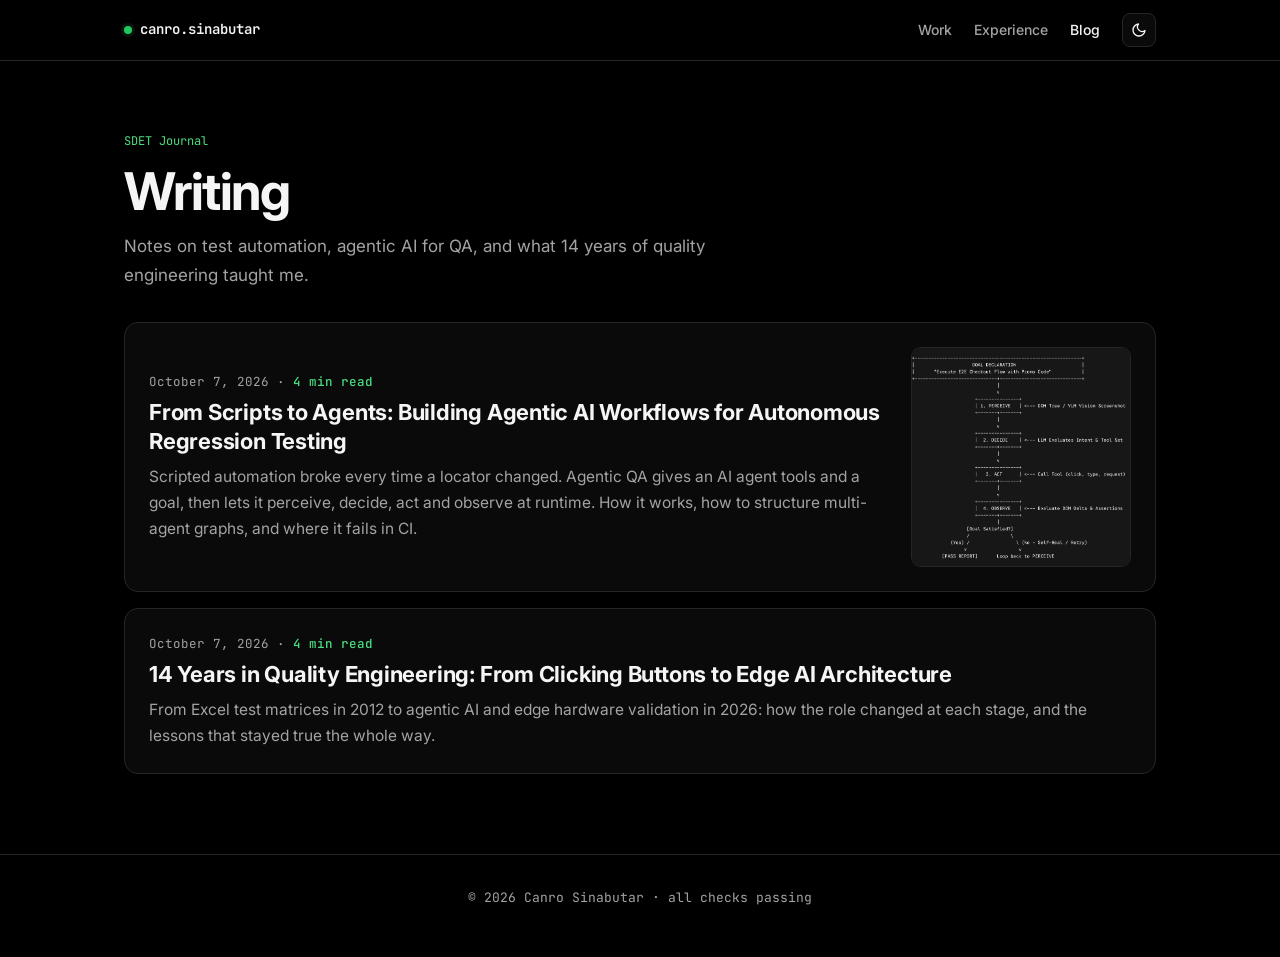
<file: blog/index.html>
<!doctype html>
<html lang="en" data-theme="dark">
<head>
<meta charset="utf-8">
<meta name="viewport" content="width=device-width, initial-scale=1">
<title>SDET Journal · Canro Sinabutar</title>
<meta name="description" content="Notes on test automation, agentic AI for QA, and 14 years of quality engineering.">
<meta property="og:title" content="SDET Journal · Canro Sinabutar">
<meta property="og:description" content="Notes on test automation, agentic AI for QA, and 14 years of quality engineering.">
<meta property="og:url" content="https://canro-sinabutar.github.io/blog/">
<meta name="theme-color" content="#000000">
<link rel="canonical" href="https://canro-sinabutar.github.io/blog/">
<link rel="preconnect" href="https://fonts.googleapis.com">
<link rel="preconnect" href="https://fonts.gstatic.com" crossorigin>
<link href="https://fonts.googleapis.com/css2?family=Inter:wght@400;500;600;700;800&family=JetBrains+Mono:wght@400;500;600&display=swap" rel="stylesheet">
<link rel="icon" href="data:image/svg+xml,%3Csvg xmlns='http://www.w3.org/2000/svg' viewBox='0 0 32 32'%3E%3Crect width='32' height='32' rx='8' fill='%2316a34a'/%3E%3Cpath d='M9 16.5l4.5 4.5L23 11.5' stroke='white' stroke-width='3.2' fill='none' stroke-linecap='round' stroke-linejoin='round'/%3E%3C/svg%3E">
<link rel="stylesheet" href="assets/blog.css">
</head>
<body>
<header class="nav">
  <div class="wrap">
    <a class="brand" href="/"><span class="dot"></span>canro.sinabutar</a>
    <nav>
      <a class="hide-sm" href="/#work">Work</a>
      <a class="hide-sm" href="/#experience">Experience</a>
      <a class="on" href="/blog/">Blog</a>
      <button class="theme-btn" id="themeBtn" aria-label="Toggle dark mode"><svg viewBox="0 0 24 24" fill="none" stroke="currentColor" stroke-width="2" stroke-linecap="round" stroke-linejoin="round"><path d="M21 12.8A9 9 0 1 1 11.2 3a7 7 0 0 0 9.8 9.8z"/></svg></button>
    </nav>
  </div>
</header>
<main class="wrap">
  <div class="blog-head">
    <span class="eyebrow">SDET Journal</span>
    <h1>Writing</h1>
    <p>Notes on test automation, agentic AI for QA, and what 14 years of quality engineering taught me.</p>
  </div>
  <div class="posts">
    <a class="post-card" href="from-scripts-to-agents/">
      <div>
        <div class="meta"><time datetime="2026-10-07">October 7, 2026</time> · <b>4 min read</b></div>
        <h2>From Scripts to Agents: Building Agentic AI Workflows for Autonomous Regression Testing</h2>
        <p>Scripted automation broke every time a locator changed. Agentic QA gives an AI agent tools and a goal, then lets it perceive, decide, act and observe at runtime. How it works, how to structure multi-agent graphs, and where it fails in CI.</p>
      </div>
      <img src="assets/agent-loop.png" alt="" loading="lazy">
    </a>
    <a class="post-card no-img" href="14-years-in-quality-engineering/">
      <div>
        <div class="meta"><time datetime="2026-10-07">October 7, 2026</time> · <b>4 min read</b></div>
        <h2>14 Years in Quality Engineering: From Clicking Buttons to Edge AI Architecture</h2>
        <p>From Excel test matrices in 2012 to agentic AI and edge hardware validation in 2026: how the role changed at each stage, and the lessons that stayed true the whole way.</p>
      </div>
      
    </a>
  </div>
</main>
<footer><div class="wrap">© 2026 Canro Sinabutar · all checks passing</div></footer>
<script>
  (function () {
    var root = document.documentElement;
    try {
      var saved = localStorage.getItem('theme');
      if (saved === 'light' || saved === 'dark') root.setAttribute('data-theme', saved);
    } catch (e) {}
    document.getElementById('themeBtn').addEventListener('click', function () {
      var next = root.getAttribute('data-theme') === 'dark' ? 'light' : 'dark';
      root.setAttribute('data-theme', next);
      try { localStorage.setItem('theme', next); } catch (e) {}
    });
  })();
</script>
</body>
</html>
</file>
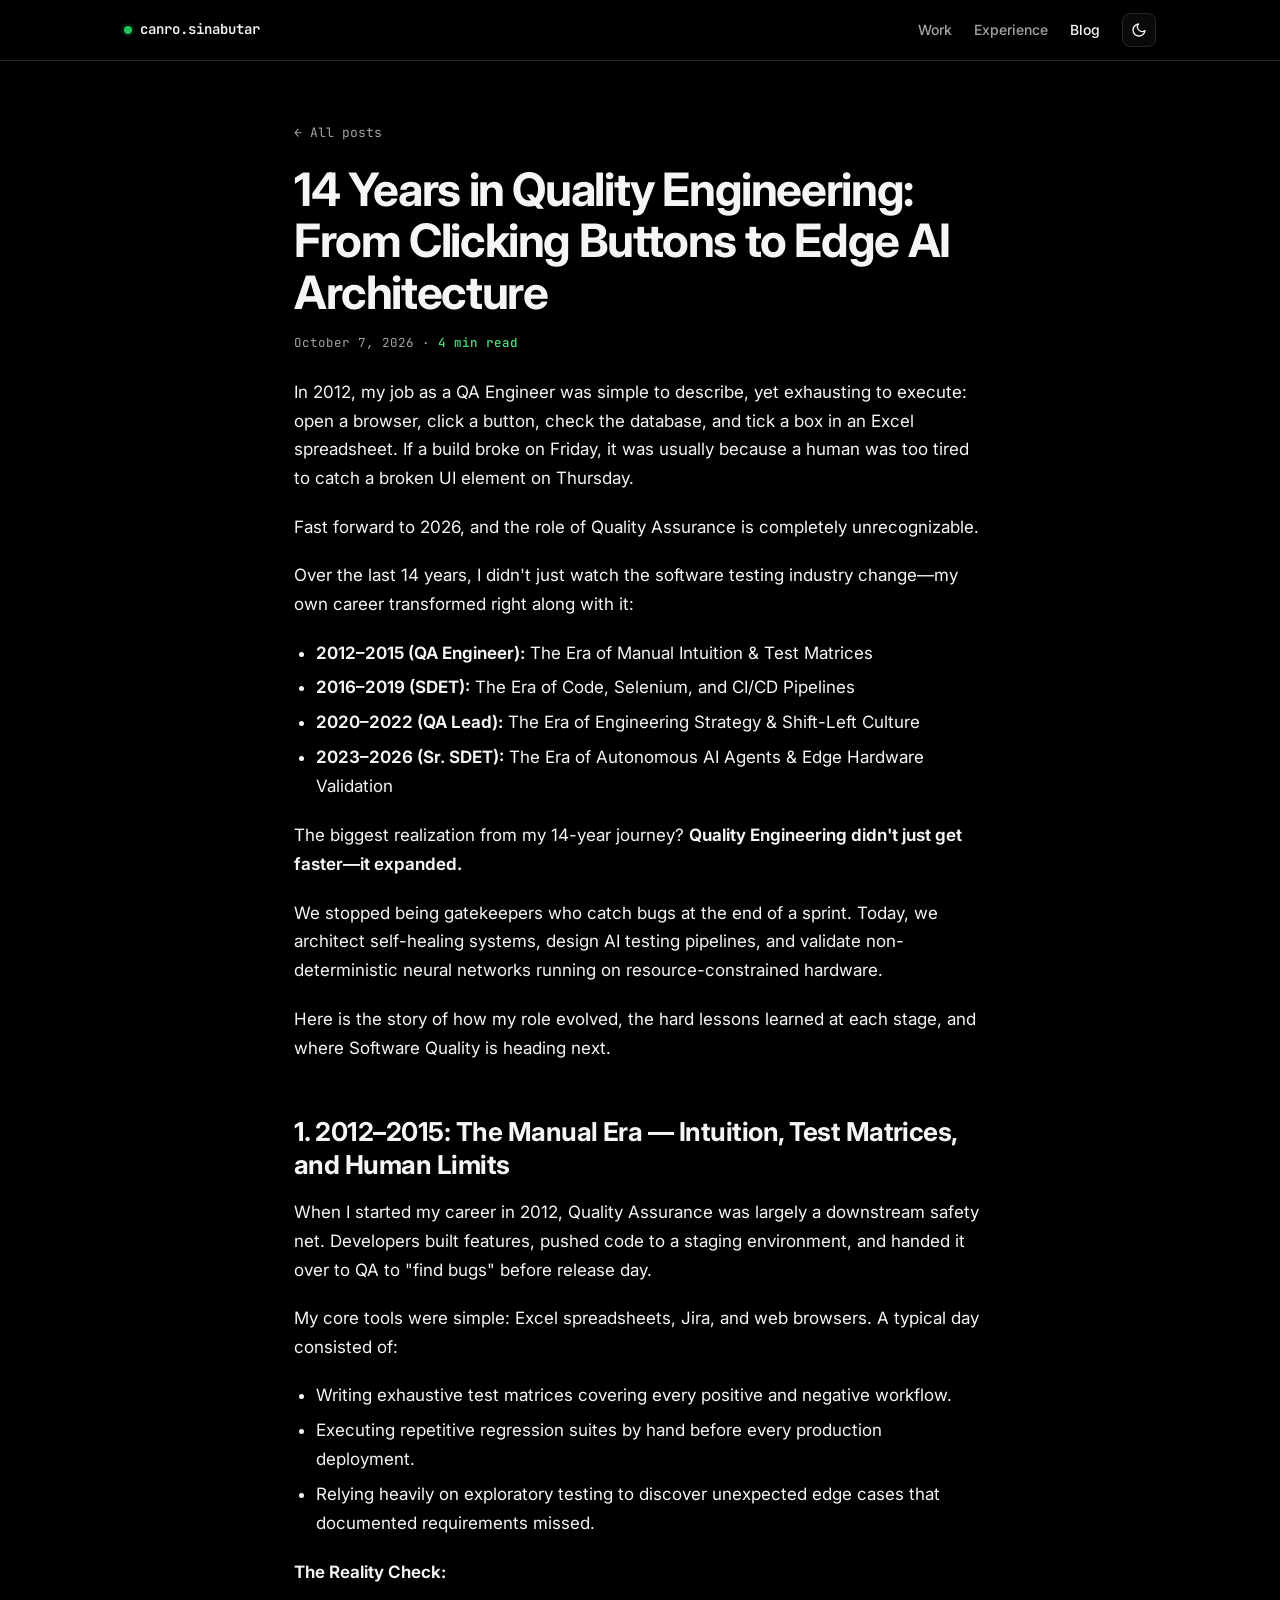
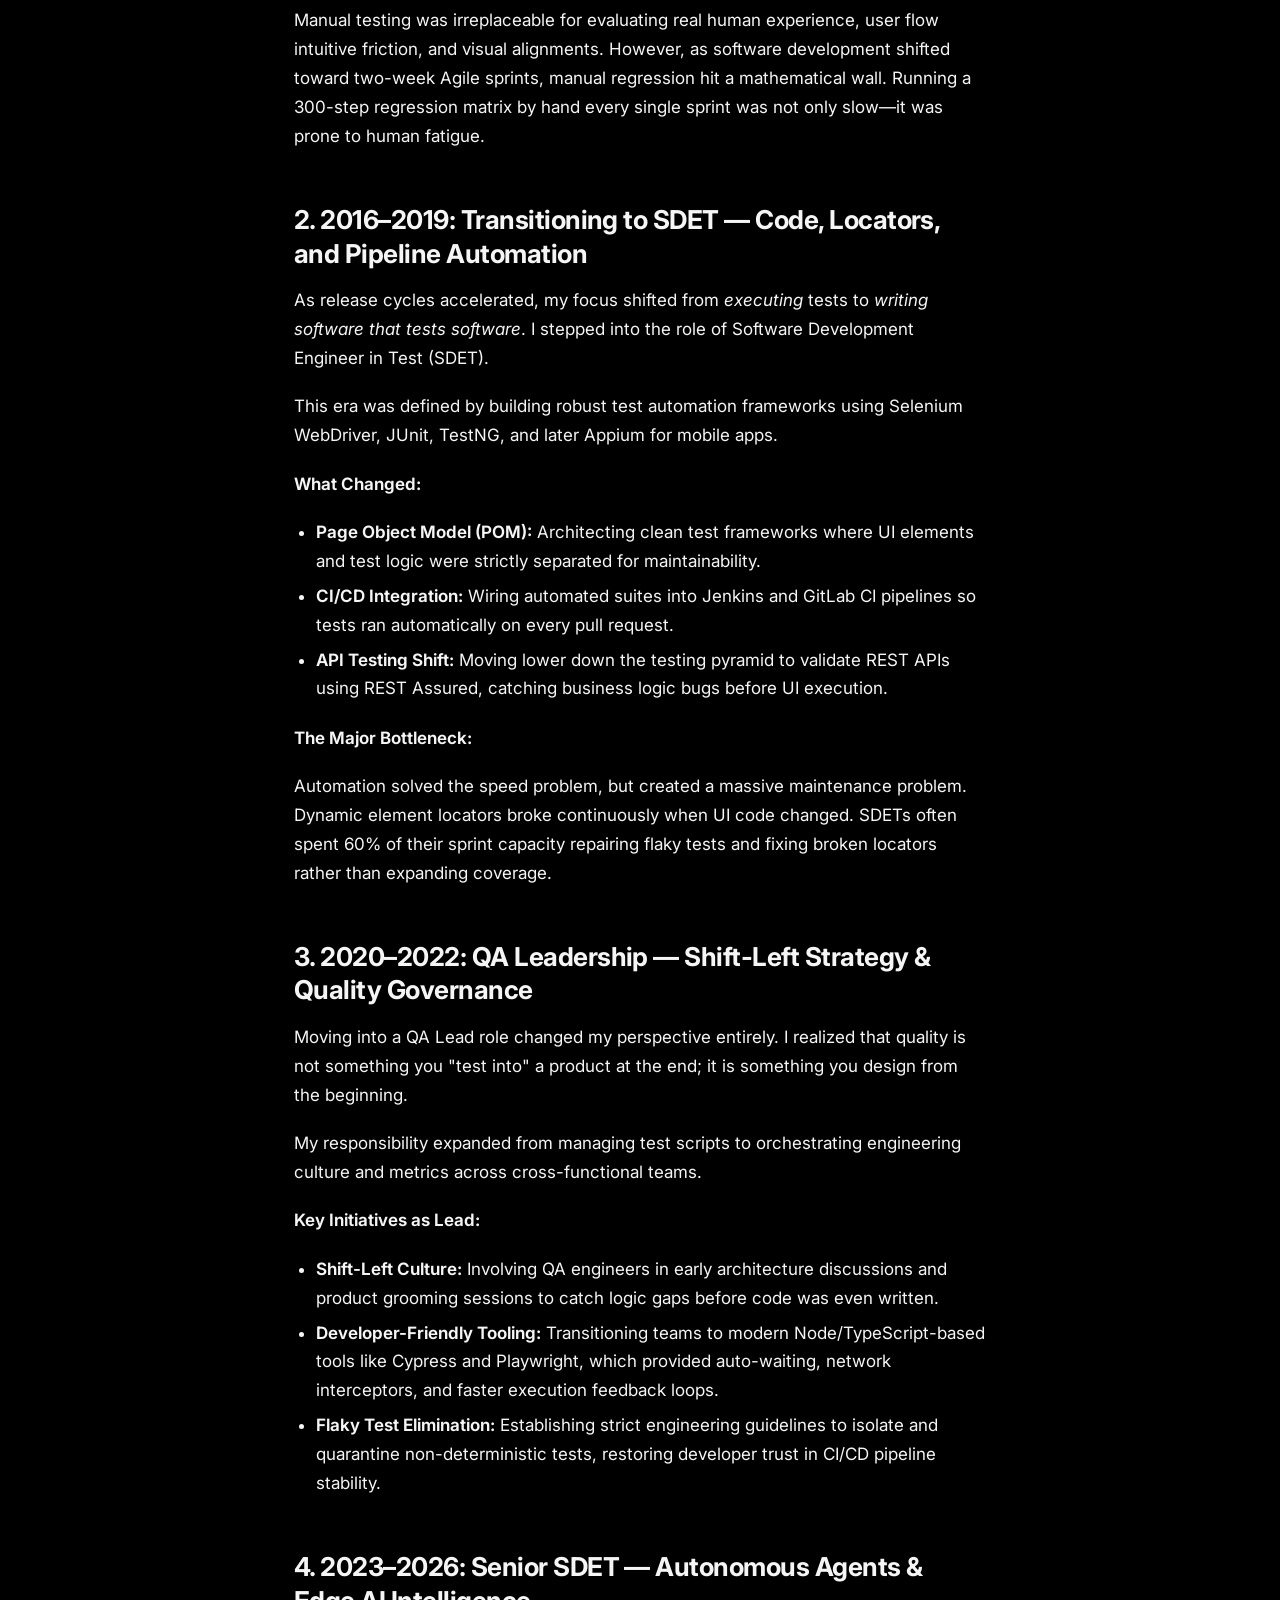
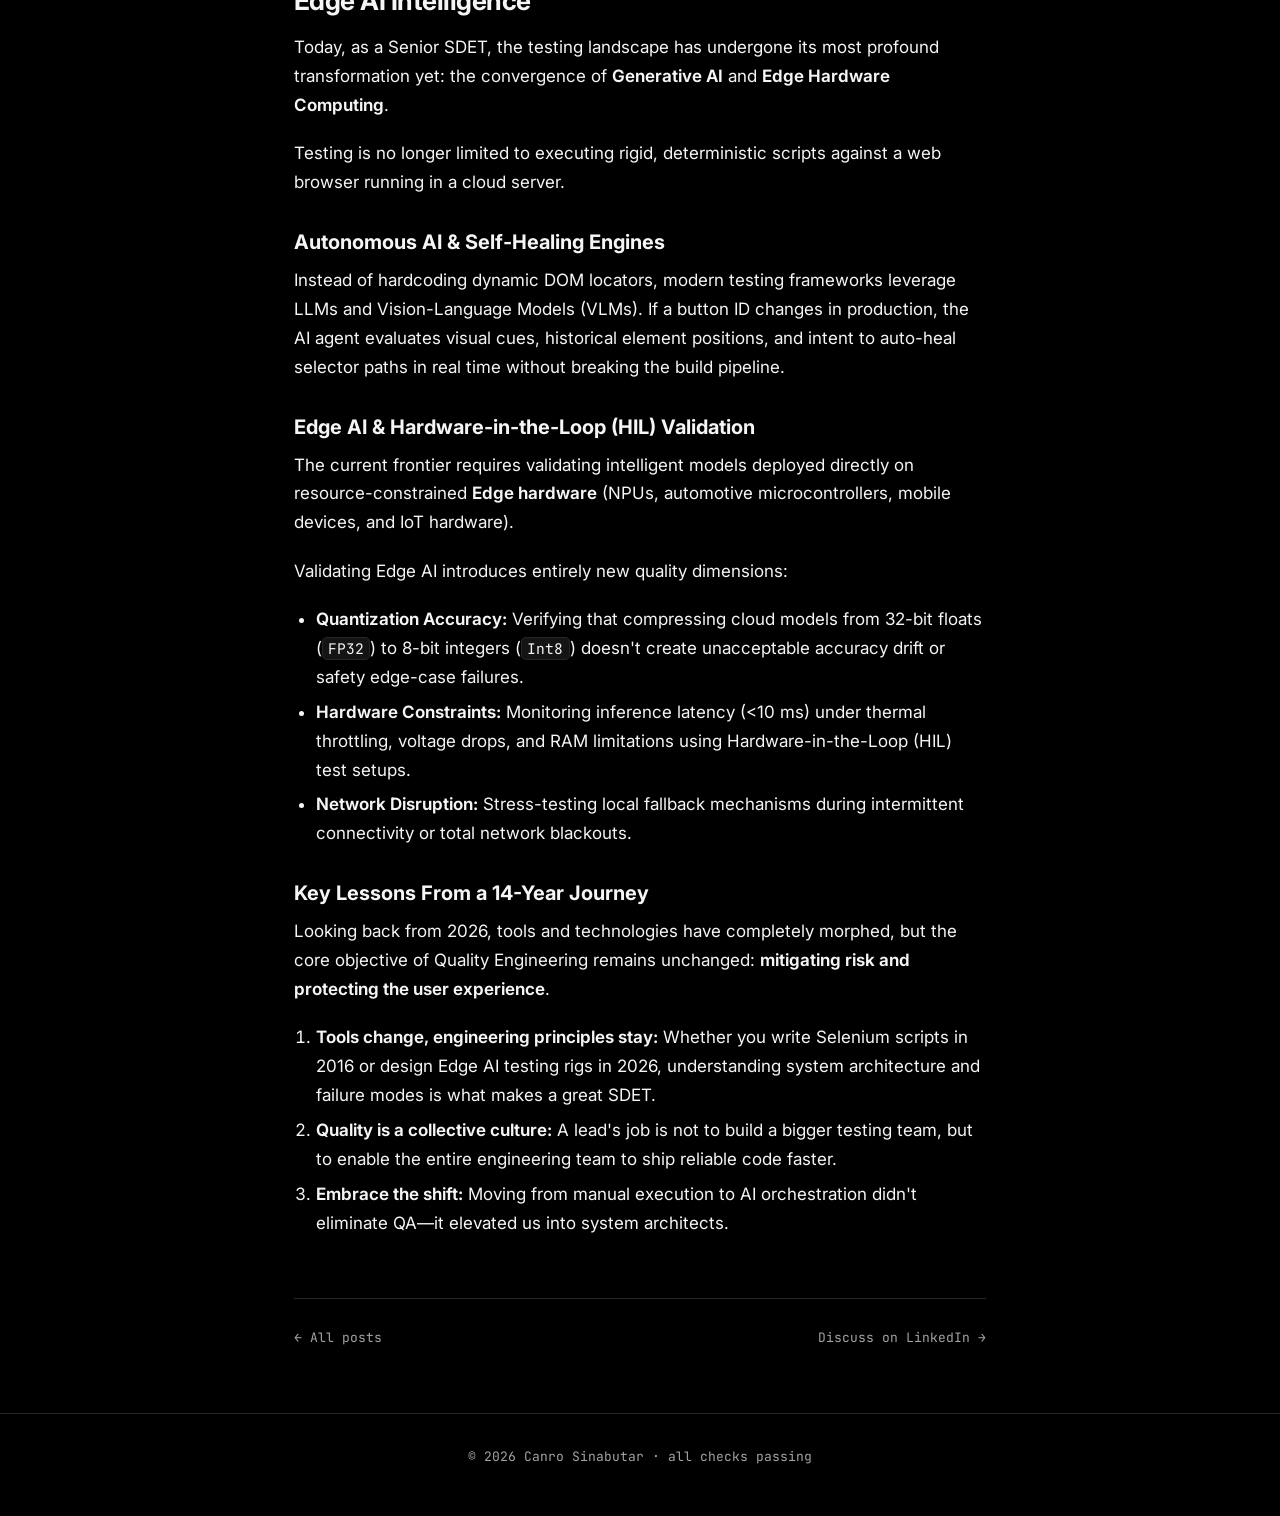
<file: blog/14-years-in-quality-engineering/index.html>
<!doctype html>
<html lang="en" data-theme="dark">
<head>
<meta charset="utf-8">
<meta name="viewport" content="width=device-width, initial-scale=1">
<title>14 Years in Quality Engineering: From Clicking Buttons to Edge AI Architecture · Canro Sinabutar</title>
<meta name="description" content="From Excel test matrices in 2012 to agentic AI and edge hardware validation in 2026: how the role changed at each stage, and the lessons that stayed true the whole way.">
<meta property="og:title" content="14 Years in Quality Engineering: From Clicking Buttons to Edge AI Architecture · Canro Sinabutar">
<meta property="og:description" content="From Excel test matrices in 2012 to agentic AI and edge hardware validation in 2026: how the role changed at each stage, and the lessons that stayed true the whole way.">
<meta property="og:url" content="https://canro-sinabutar.github.io/blog/14-years-in-quality-engineering/">
<meta name="theme-color" content="#000000">
<link rel="canonical" href="https://canro-sinabutar.github.io/blog/14-years-in-quality-engineering/">
<link rel="preconnect" href="https://fonts.googleapis.com">
<link rel="preconnect" href="https://fonts.gstatic.com" crossorigin>
<link href="https://fonts.googleapis.com/css2?family=Inter:wght@400;500;600;700;800&family=JetBrains+Mono:wght@400;500;600&display=swap" rel="stylesheet">
<link rel="icon" href="data:image/svg+xml,%3Csvg xmlns='http://www.w3.org/2000/svg' viewBox='0 0 32 32'%3E%3Crect width='32' height='32' rx='8' fill='%2316a34a'/%3E%3Cpath d='M9 16.5l4.5 4.5L23 11.5' stroke='white' stroke-width='3.2' fill='none' stroke-linecap='round' stroke-linejoin='round'/%3E%3C/svg%3E">
<link rel="stylesheet" href="../assets/blog.css">
</head>
<body>
<header class="nav">
  <div class="wrap">
    <a class="brand" href="/"><span class="dot"></span>canro.sinabutar</a>
    <nav>
      <a class="hide-sm" href="/#work">Work</a>
      <a class="hide-sm" href="/#experience">Experience</a>
      <a class="on" href="/blog/">Blog</a>
      <button class="theme-btn" id="themeBtn" aria-label="Toggle dark mode"><svg viewBox="0 0 24 24" fill="none" stroke="currentColor" stroke-width="2" stroke-linecap="round" stroke-linejoin="round"><path d="M21 12.8A9 9 0 1 1 11.2 3a7 7 0 0 0 9.8 9.8z"/></svg></button>
    </nav>
  </div>
</header>
<main class="narrow">
  <div class="article-head">
    <a class="back" href="/blog/">← All posts</a>
    <h1>14 Years in Quality Engineering: From Clicking Buttons to Edge AI Architecture</h1>
    <div class="meta"><time datetime="2026-10-07">October 7, 2026</time> · <b>4 min read</b></div>
  </div>
  <article class="prose">
<p>In 2012, my job as a QA Engineer was simple to describe, yet exhausting to execute: open a browser, click a button, check the database, and tick a box in an Excel spreadsheet. If a build broke on Friday, it was usually because a human was too tired to catch a broken UI element on Thursday.</p><p>Fast forward to 2026, and the role of Quality Assurance is completely unrecognizable.</p><p>Over the last 14 years, I didn't just watch the software testing industry change—my own career transformed right along with it:</p><ul><li><p><b>2012–2015 (QA Engineer):</b> The Era of Manual Intuition &amp; Test Matrices</p></li><li><p><b>2016–2019 (SDET):</b> The Era of Code, Selenium, and CI/CD Pipelines</p></li><li><p><b>2020–2022 (QA Lead):</b> The Era of Engineering Strategy &amp; Shift-Left Culture</p></li><li><p><b>2023–2026 (Sr. SDET):</b> The Era of Autonomous AI Agents &amp; Edge Hardware Validation</p></li></ul><p>The biggest realization from my 14-year journey? <b>Quality Engineering didn't just get faster—it expanded.</b></p><p>We stopped being gatekeepers who catch bugs at the end of a sprint. Today, we architect self-healing systems, design AI testing pipelines, and validate non-deterministic neural networks running on resource-constrained hardware.</p><p>Here is the story of how my role evolved, the hard lessons learned at each stage, and where Software Quality is heading next.</p><h2>1. 2012–2015: The Manual Era — Intuition, Test Matrices, and Human Limits</h2><p>When I started my career in 2012, Quality Assurance was largely a downstream safety net. Developers built features, pushed code to a staging environment, and handed it over to QA to "find bugs" before release day.</p><p>My core tools were simple: Excel spreadsheets, Jira, and web browsers. A typical day consisted of:</p><ul><li><p>Writing exhaustive test matrices covering every positive and negative workflow.</p></li><li><p>Executing repetitive regression suites by hand before every production deployment.</p></li><li><p>Relying heavily on exploratory testing to discover unexpected edge cases that documented requirements missed.</p></li></ul><p><b>The Reality Check:</b></p><p>Manual testing was irreplaceable for evaluating real human experience, user flow intuitive friction, and visual alignments. However, as software development shifted toward two-week Agile sprints, manual regression hit a mathematical wall. Running a 300-step regression matrix by hand every single sprint was not only slow—it was prone to human fatigue.</p><h2>2. 2016–2019: Transitioning to SDET — Code, Locators, and Pipeline Automation</h2><p>As release cycles accelerated, my focus shifted from <i>executing</i> tests to <i>writing software that tests software</i>. I stepped into the role of Software Development Engineer in Test (SDET).</p><p>This era was defined by building robust test automation frameworks using Selenium WebDriver, JUnit, TestNG, and later Appium for mobile apps.</p><p><b>What Changed:</b></p><ul><li><p><b>Page Object Model (POM):</b> Architecting clean test frameworks where UI elements and test logic were strictly separated for maintainability.</p></li><li><p><b>CI/CD Integration:</b> Wiring automated suites into Jenkins and GitLab CI pipelines so tests ran automatically on every pull request.</p></li><li><p><b>API Testing Shift:</b> Moving lower down the testing pyramid to validate REST APIs using REST Assured, catching business logic bugs before UI execution.</p></li></ul><p><b>The Major Bottleneck:</b></p><p>Automation solved the speed problem, but created a massive maintenance problem. Dynamic element locators broke continuously when UI code changed. SDETs often spent 60% of their sprint capacity repairing flaky tests and fixing broken locators rather than expanding coverage.</p><h2>3. 2020–2022: QA Leadership — Shift-Left Strategy &amp; Quality Governance</h2><p>Moving into a QA Lead role changed my perspective entirely. I realized that quality is not something you "test into" a product at the end; it is something you design from the beginning.</p><p>My responsibility expanded from managing test scripts to orchestrating engineering culture and metrics across cross-functional teams.</p><p><b>Key Initiatives as Lead:</b></p><ul><li><p><b>Shift-Left Culture:</b> Involving QA engineers in early architecture discussions and product grooming sessions to catch logic gaps before code was even written.</p></li><li><p><b>Developer-Friendly Tooling:</b> Transitioning teams to modern Node/TypeScript-based tools like Cypress and Playwright, which provided auto-waiting, network interceptors, and faster execution feedback loops.</p></li><li><p><b>Flaky Test Elimination:</b> Establishing strict engineering guidelines to isolate and quarantine non-deterministic tests, restoring developer trust in CI/CD pipeline stability.</p></li></ul><h2>4. 2023–2026: Senior SDET — Autonomous Agents &amp; Edge AI Intelligence</h2><p>Today, as a Senior SDET, the testing landscape has undergone its most profound transformation yet: the convergence of <b>Generative AI</b> and <b>Edge Hardware Computing</b>.</p><p>Testing is no longer limited to executing rigid, deterministic scripts against a web browser running in a cloud server.</p><h3>Autonomous AI &amp; Self-Healing Engines</h3><p>Instead of hardcoding dynamic DOM locators, modern testing frameworks leverage LLMs and Vision-Language Models (VLMs). If a button ID changes in production, the AI agent evaluates visual cues, historical element positions, and intent to auto-heal selector paths in real time without breaking the build pipeline.</p><h3>Edge AI &amp; Hardware-in-the-Loop (HIL) Validation</h3><p>The current frontier requires validating intelligent models deployed directly on resource-constrained <b>Edge hardware</b> (NPUs, automotive microcontrollers, mobile devices, and IoT hardware).</p><p>Validating Edge AI introduces entirely new quality dimensions:</p><ul><li><p><b>Quantization Accuracy:</b> Verifying that compressing cloud models from 32-bit floats (<code>FP32</code>) to 8-bit integers (<code>Int8</code>) doesn't create unacceptable accuracy drift or safety edge-case failures.</p></li><li><p><b>Hardware Constraints:</b> Monitoring inference latency (&lt;10 ms) under thermal throttling, voltage drops, and RAM limitations using Hardware-in-the-Loop (HIL) test setups.</p></li><li><p><b>Network Disruption:</b> Stress-testing local fallback mechanisms during intermittent connectivity or total network blackouts.</p></li></ul><h3>Key Lessons From a 14-Year Journey</h3><p>Looking back from 2026, tools and technologies have completely morphed, but the core objective of Quality Engineering remains unchanged: <b>mitigating risk and protecting the user experience</b>.</p><ol><li><p><b>Tools change, engineering principles stay:</b> Whether you write Selenium scripts in 2016 or design Edge AI testing rigs in 2026, understanding system architecture and failure modes is what makes a great SDET.</p></li><li><p><b>Quality is a collective culture:</b> A lead's job is not to build a bigger testing team, but to enable the entire engineering team to ship reliable code faster.</p></li><li><p><b>Embrace the shift:</b> Moving from manual execution to AI orchestration didn't eliminate QA—it elevated us into system architects.</p></li></ol>

  </article>
  <div class="post-foot">
    <a href="/blog/">← All posts</a>
    <a href="https://www.linkedin.com/in/canro-sinabutar" target="_blank" rel="noopener">Discuss on LinkedIn →</a>
  </div>
</main>
<footer><div class="wrap">© 2026 Canro Sinabutar · all checks passing</div></footer>
<script>
  (function () {
    var root = document.documentElement;
    try {
      var saved = localStorage.getItem('theme');
      if (saved === 'light' || saved === 'dark') root.setAttribute('data-theme', saved);
    } catch (e) {}
    document.getElementById('themeBtn').addEventListener('click', function () {
      var next = root.getAttribute('data-theme') === 'dark' ? 'light' : 'dark';
      root.setAttribute('data-theme', next);
      try { localStorage.setItem('theme', next); } catch (e) {}
    });
  })();
</script>
</body>
</html>
</file>
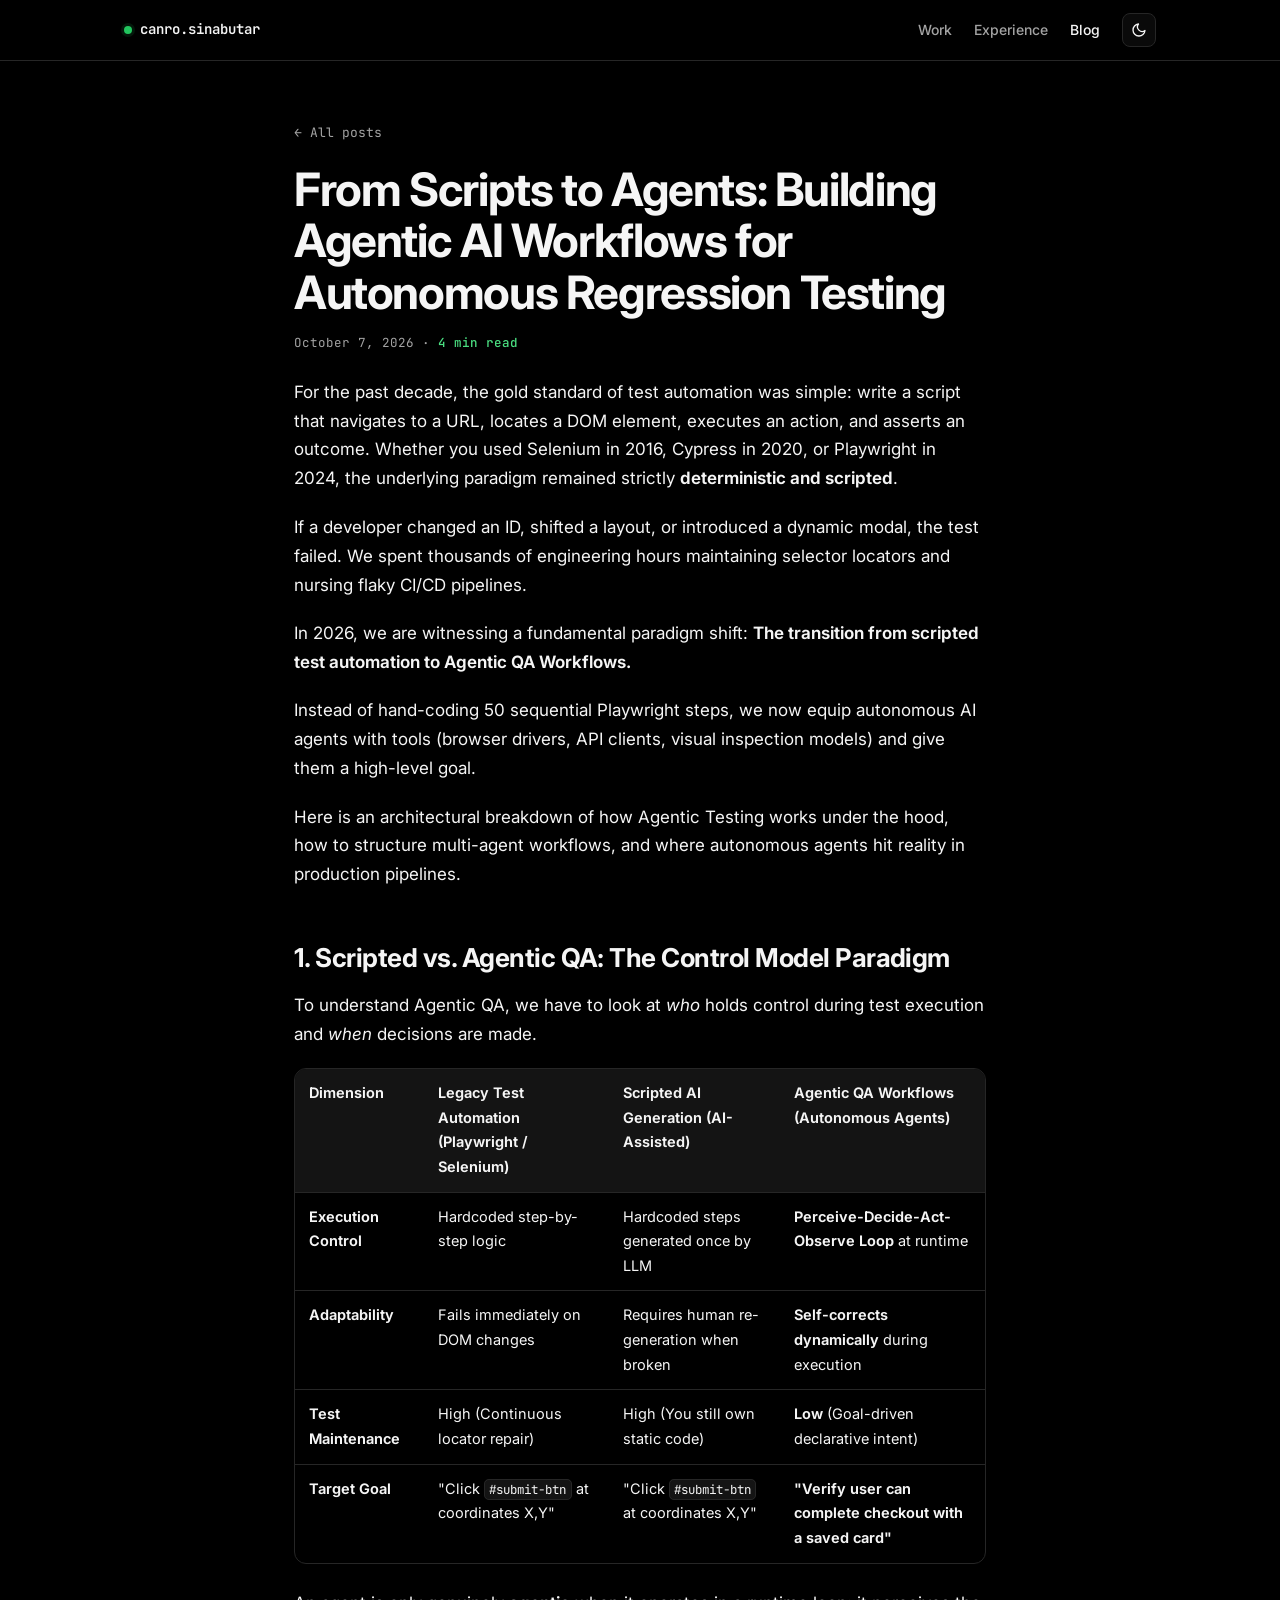
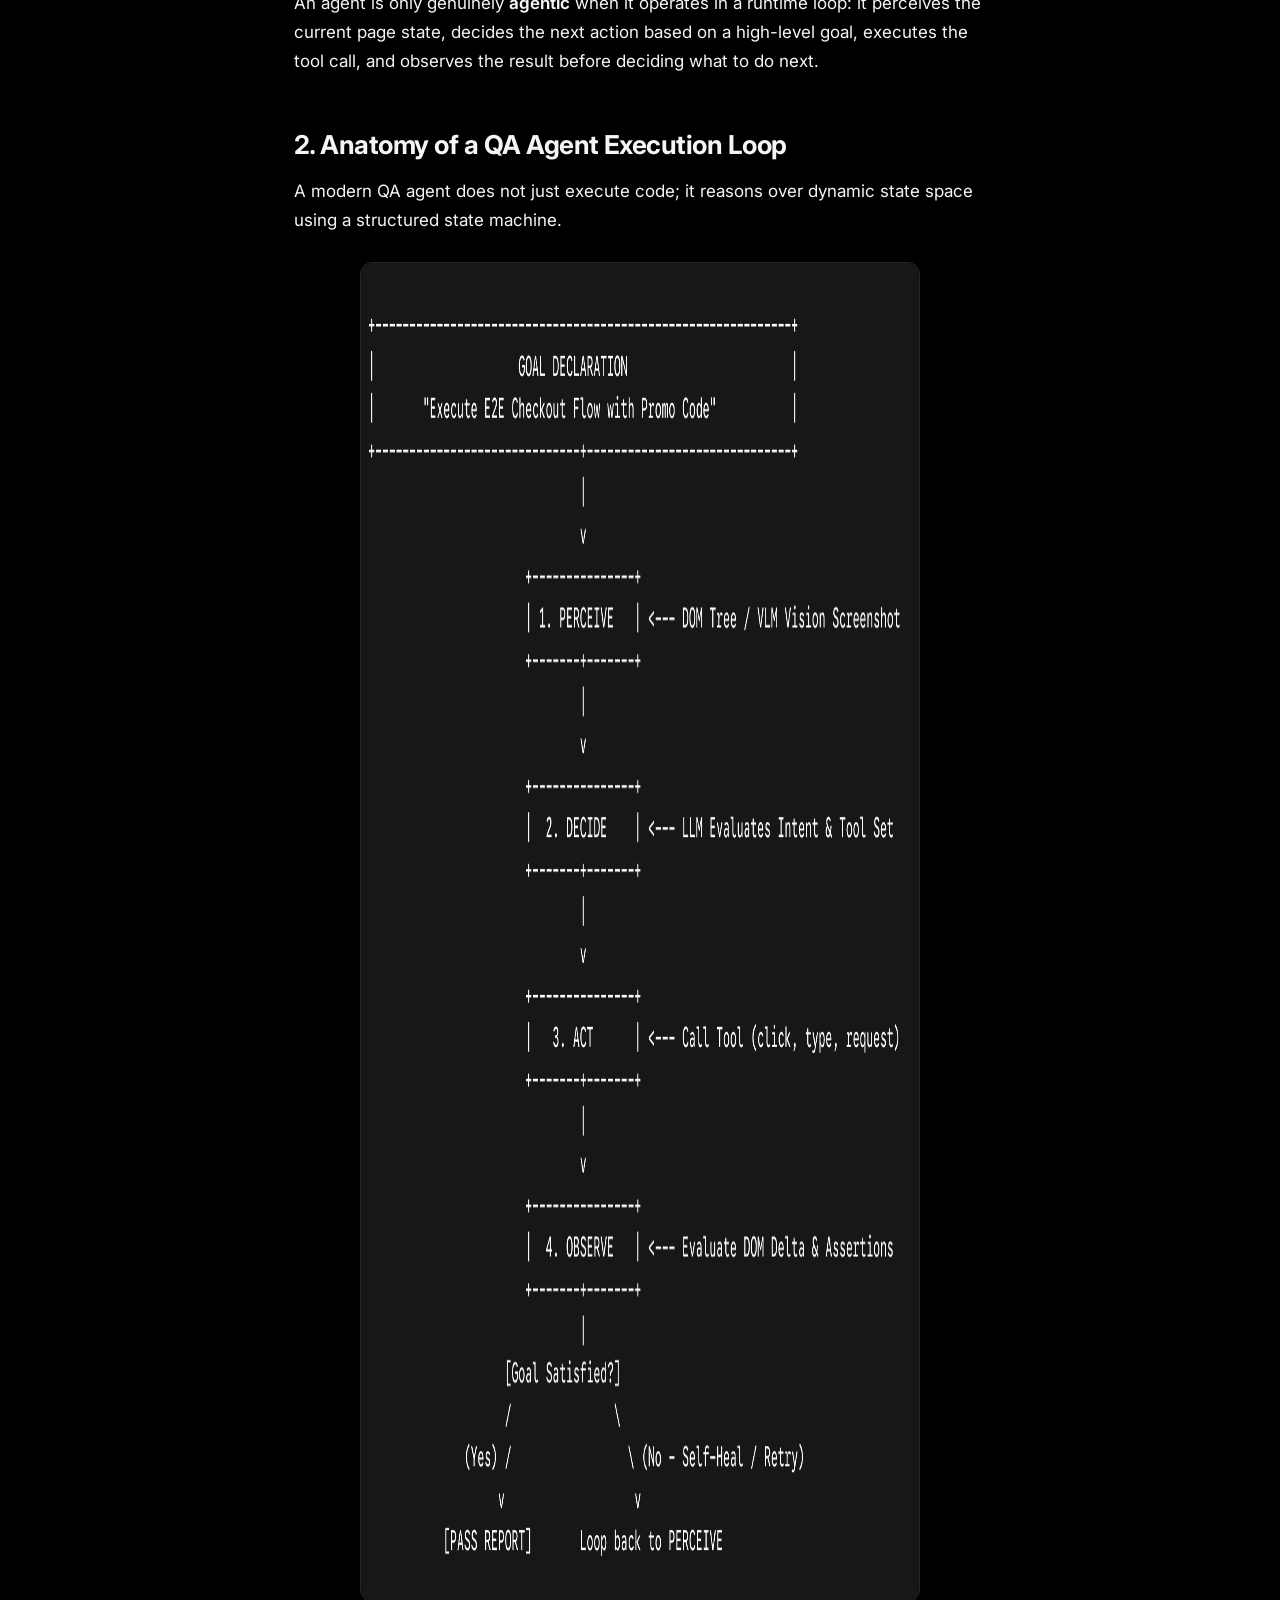
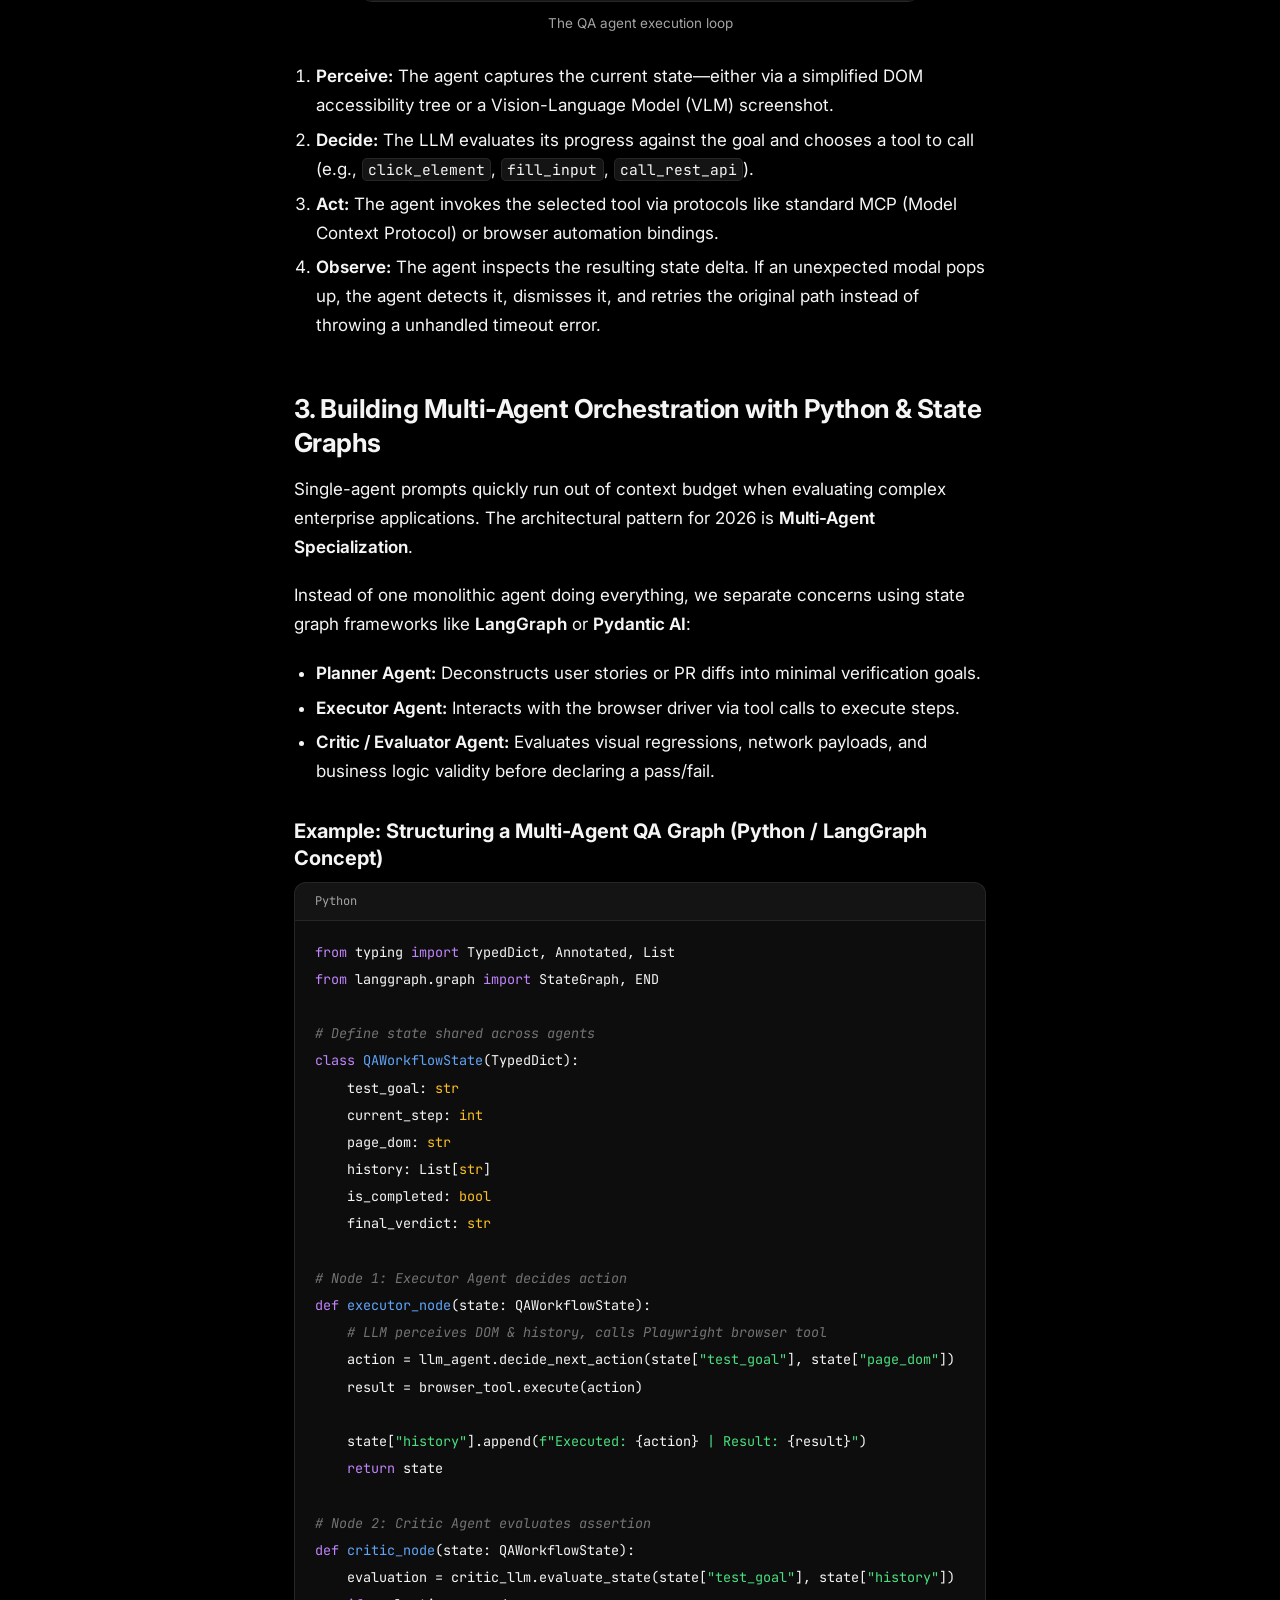
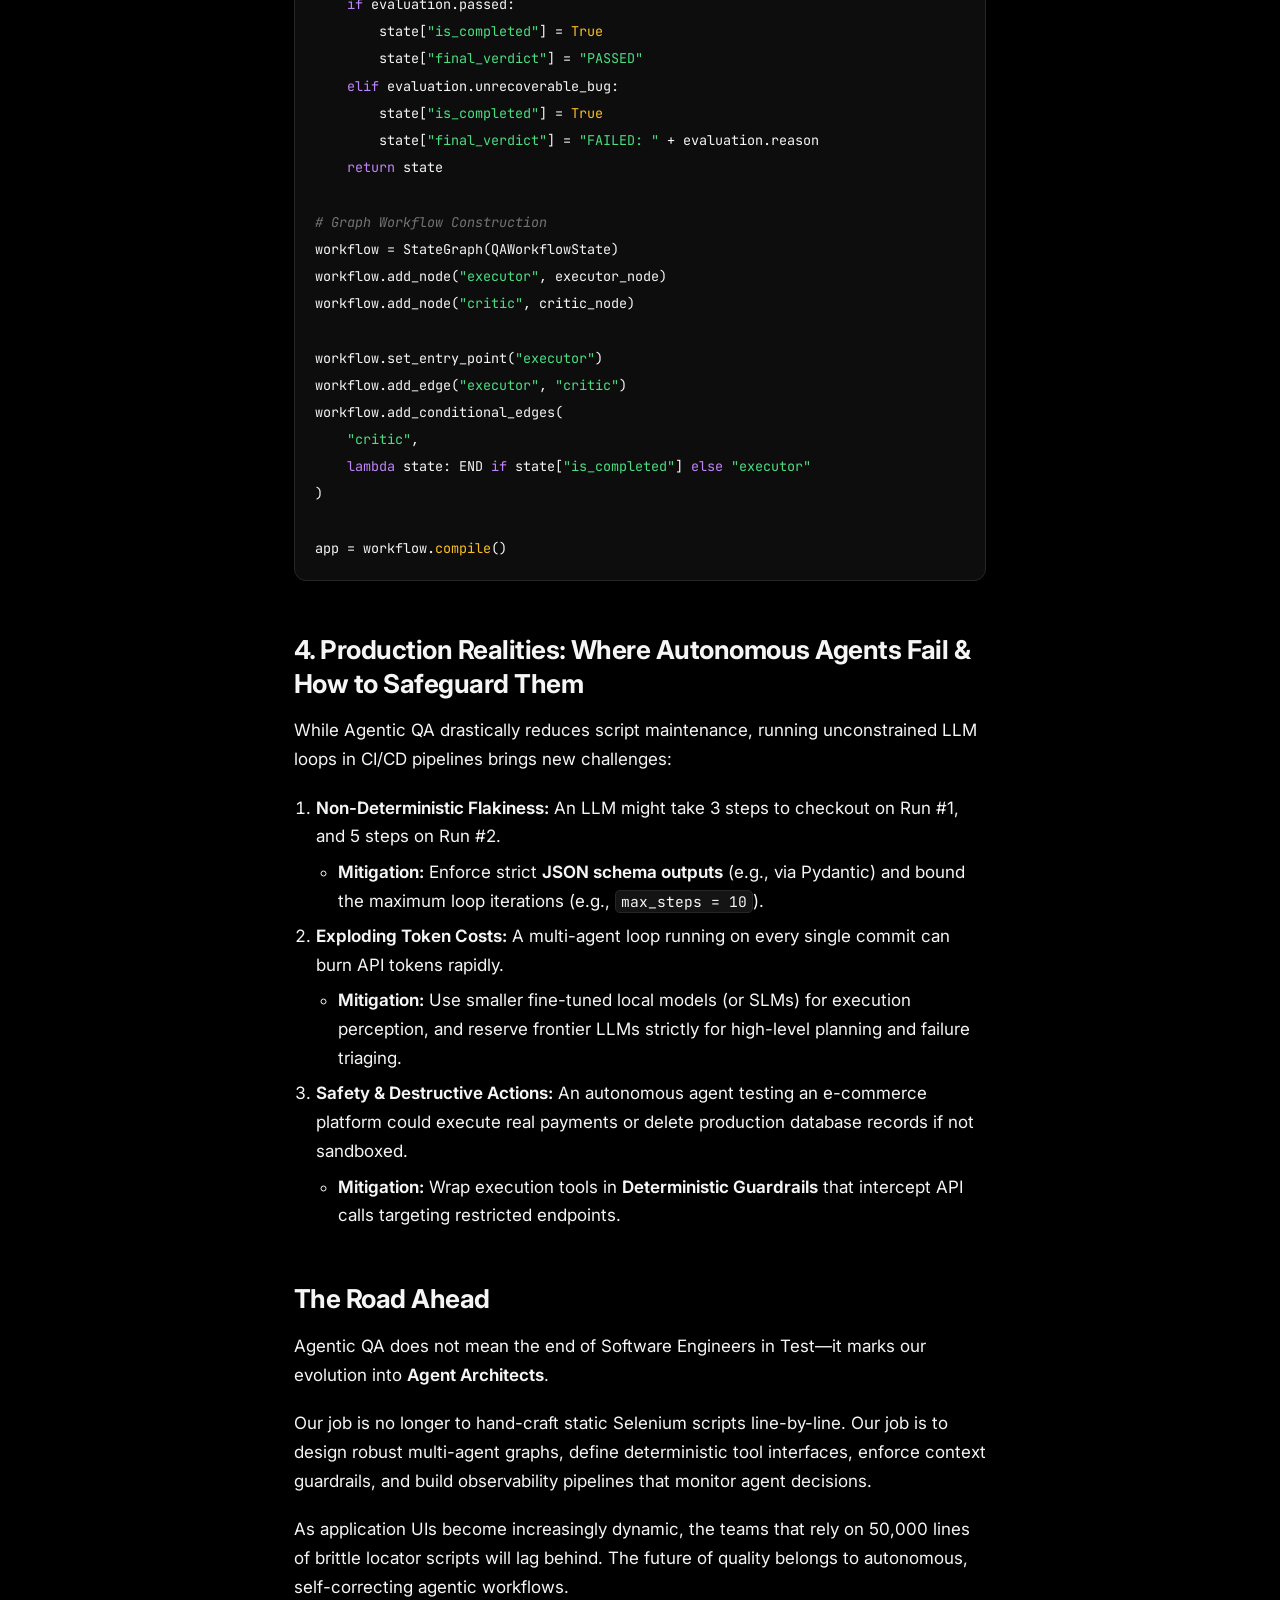
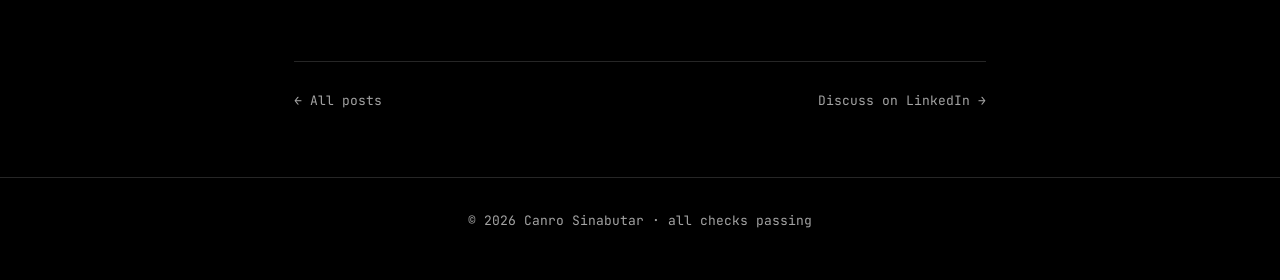
<file: blog/from-scripts-to-agents/index.html>
<!doctype html>
<html lang="en" data-theme="dark">
<head>
<meta charset="utf-8">
<meta name="viewport" content="width=device-width, initial-scale=1">
<title>From Scripts to Agents: Building Agentic AI Workflows for Autonomous Regression Testing · Canro Sinabutar</title>
<meta name="description" content="Scripted automation broke every time a locator changed. Agentic QA gives an AI agent tools and a goal, then lets it perceive, decide, act and observe at runtime. How it works, how to structure multi-agent graphs, and where it fails in CI.">
<meta property="og:title" content="From Scripts to Agents: Building Agentic AI Workflows for Autonomous Regression Testing · Canro Sinabutar">
<meta property="og:description" content="Scripted automation broke every time a locator changed. Agentic QA gives an AI agent tools and a goal, then lets it perceive, decide, act and observe at runtime. How it works, how to structure multi-agent graphs, and where it fails in CI.">
<meta property="og:url" content="https://canro-sinabutar.github.io/blog/from-scripts-to-agents/">
<meta name="theme-color" content="#000000">
<link rel="canonical" href="https://canro-sinabutar.github.io/blog/from-scripts-to-agents/">
<link rel="preconnect" href="https://fonts.googleapis.com">
<link rel="preconnect" href="https://fonts.gstatic.com" crossorigin>
<link href="https://fonts.googleapis.com/css2?family=Inter:wght@400;500;600;700;800&family=JetBrains+Mono:wght@400;500;600&display=swap" rel="stylesheet">
<link rel="icon" href="data:image/svg+xml,%3Csvg xmlns='http://www.w3.org/2000/svg' viewBox='0 0 32 32'%3E%3Crect width='32' height='32' rx='8' fill='%2316a34a'/%3E%3Cpath d='M9 16.5l4.5 4.5L23 11.5' stroke='white' stroke-width='3.2' fill='none' stroke-linecap='round' stroke-linejoin='round'/%3E%3C/svg%3E">
<link rel="stylesheet" href="../assets/blog.css">
</head>
<body>
<header class="nav">
  <div class="wrap">
    <a class="brand" href="/"><span class="dot"></span>canro.sinabutar</a>
    <nav>
      <a class="hide-sm" href="/#work">Work</a>
      <a class="hide-sm" href="/#experience">Experience</a>
      <a class="on" href="/blog/">Blog</a>
      <button class="theme-btn" id="themeBtn" aria-label="Toggle dark mode"><svg viewBox="0 0 24 24" fill="none" stroke="currentColor" stroke-width="2" stroke-linecap="round" stroke-linejoin="round"><path d="M21 12.8A9 9 0 1 1 11.2 3a7 7 0 0 0 9.8 9.8z"/></svg></button>
    </nav>
  </div>
</header>
<main class="narrow">
  <div class="article-head">
    <a class="back" href="/blog/">← All posts</a>
    <h1>From Scripts to Agents: Building Agentic AI Workflows for Autonomous Regression Testing</h1>
    <div class="meta"><time datetime="2026-10-07">October 7, 2026</time> · <b>4 min read</b></div>
  </div>
  <article class="prose">
<p>For the past decade, the gold standard of test automation was simple: write a script that navigates to a URL, locates a DOM element, executes an action, and asserts an outcome. Whether you used Selenium in 2016, Cypress in 2020, or Playwright in 2024, the underlying paradigm remained strictly <b>deterministic and scripted</b>.</p><p>If a developer changed an ID, shifted a layout, or introduced a dynamic modal, the test failed. We spent thousands of engineering hours maintaining selector locators and nursing flaky CI/CD pipelines.</p><p>In 2026, we are witnessing a fundamental paradigm shift: <b>The transition from scripted test automation to Agentic QA Workflows.</b></p><p>Instead of hand-coding 50 sequential Playwright steps, we now equip autonomous AI agents with tools (browser drivers, API clients, visual inspection models) and give them a high-level goal.</p><p>Here is an architectural breakdown of how Agentic Testing works under the hood, how to structure multi-agent workflows, and where autonomous agents hit reality in production pipelines.</p><h2>1. Scripted vs. Agentic QA: The Control Model Paradigm</h2><p>To understand Agentic QA, we have to look at <i>who</i> holds control during test execution and <i>when</i> decisions are made.</p><div class="table-wrap"><table><thead><tr><th>Dimension</th><th>Legacy Test Automation (Playwright / Selenium)</th><th>Scripted AI Generation (AI-Assisted)</th><th>Agentic QA Workflows (Autonomous Agents)</th></tr></thead><tbody><tr><td><b>Execution Control</b></td><td>Hardcoded step-by-step logic</td><td>Hardcoded steps generated once by LLM</td><td><b>Perceive-Decide-Act-Observe Loop</b> at runtime</td></tr><tr><td><b>Adaptability</b></td><td>Fails immediately on DOM changes</td><td>Requires human re-generation when broken</td><td><b>Self-corrects dynamically</b> during execution</td></tr><tr><td><b>Test Maintenance</b></td><td>High (Continuous locator repair)</td><td>High (You still own static code)</td><td><b>Low</b> (Goal-driven declarative intent)</td></tr><tr><td><b>Target Goal</b></td><td>"Click <code>#submit-btn</code> at coordinates X,Y"</td><td>"Click <code>#submit-btn</code> at coordinates X,Y"</td><td><b>"Verify user can complete checkout with a saved card"</b></td></tr></tbody></table></div><p>An agent is only genuinely <b>agentic</b> when it operates in a runtime loop: it perceives the current page state, decides the next action based on a high-level goal, executes the tool call, and observes the result before deciding what to do next.</p><h2>2. Anatomy of a QA Agent Execution Loop</h2><p>A modern QA agent does not just execute code; it reasons over dynamic state space using a structured state machine.</p><figure><img src="../assets/agent-loop.png" alt="Agent loop: goal declaration, then perceive, decide, act and observe, looping back until the goal is satisfied" width="1374" height="1340" loading="lazy"><figcaption>The QA agent execution loop</figcaption></figure><ol><li><p><b>Perceive:</b> The agent captures the current state—either via a simplified DOM accessibility tree or a Vision-Language Model (VLM) screenshot.</p></li><li><p><b>Decide:</b> The LLM evaluates its progress against the goal and chooses a tool to call (e.g., <code>click_element</code>, <code>fill_input</code>, <code>call_rest_api</code>).</p></li><li><p><b>Act:</b> The agent invokes the selected tool via protocols like standard MCP (Model Context Protocol) or browser automation bindings.</p></li><li><p><b>Observe:</b> The agent inspects the resulting state delta. If an unexpected modal pops up, the agent detects it, dismisses it, and retries the original path instead of throwing a unhandled timeout error.</p></li></ol><h2>3. Building Multi-Agent Orchestration with Python &amp; State Graphs</h2><p>Single-agent prompts quickly run out of context budget when evaluating complex enterprise applications. The architectural pattern for 2026 is <b>Multi-Agent Specialization</b>.</p><p>Instead of one monolithic agent doing everything, we separate concerns using state graph frameworks like <b>LangGraph</b> or <b>Pydantic AI</b>:</p><ul><li><p><b>Planner Agent:</b> Deconstructs user stories or PR diffs into minimal verification goals.</p></li><li><p><b>Executor Agent:</b> Interacts with the browser driver via tool calls to execute steps.</p></li><li><p><b>Critic / Evaluator Agent:</b> Evaluates visual regressions, network payloads, and business logic validity before declaring a pass/fail.</p></li></ul><h3>Example: Structuring a Multi-Agent QA Graph (Python / LangGraph Concept)</h3><div class="code-label">Python</div><pre><code class="language-python"><span class="hljs-keyword">from</span> typing <span class="hljs-keyword">import</span> TypedDict, Annotated, List
<span class="hljs-keyword">from</span> langgraph.graph <span class="hljs-keyword">import</span> StateGraph, END

<span class="hljs-comment"># Define state shared across agents</span>
<span class="hljs-class"><span class="hljs-keyword">class</span> <span class="hljs-title">QAWorkflowState</span>(<span class="hljs-params">TypedDict</span>):</span>
    test_goal: <span class="hljs-built_in">str</span>
    current_step: <span class="hljs-built_in">int</span>
    page_dom: <span class="hljs-built_in">str</span>
    history: List[<span class="hljs-built_in">str</span>]
    is_completed: <span class="hljs-built_in">bool</span>
    final_verdict: <span class="hljs-built_in">str</span>

<span class="hljs-comment"># Node 1: Executor Agent decides action</span>
<span class="hljs-function"><span class="hljs-keyword">def</span> <span class="hljs-title">executor_node</span>(<span class="hljs-params">state: QAWorkflowState</span>):</span>
    <span class="hljs-comment"># LLM perceives DOM &amp; history, calls Playwright browser tool</span>
    action = llm_agent.decide_next_action(state[<span class="hljs-string">"test_goal"</span>], state[<span class="hljs-string">"page_dom"</span>])
    result = browser_tool.execute(action)
    
    state[<span class="hljs-string">"history"</span>].append(<span class="hljs-string">f"Executed: <span class="hljs-subst">{action}</span> | Result: <span class="hljs-subst">{result}</span>"</span>)
    <span class="hljs-keyword">return</span> state

<span class="hljs-comment"># Node 2: Critic Agent evaluates assertion</span>
<span class="hljs-function"><span class="hljs-keyword">def</span> <span class="hljs-title">critic_node</span>(<span class="hljs-params">state: QAWorkflowState</span>):</span>
    evaluation = critic_llm.evaluate_state(state[<span class="hljs-string">"test_goal"</span>], state[<span class="hljs-string">"history"</span>])
    <span class="hljs-keyword">if</span> evaluation.passed:
        state[<span class="hljs-string">"is_completed"</span>] = <span class="hljs-literal">True</span>
        state[<span class="hljs-string">"final_verdict"</span>] = <span class="hljs-string">"PASSED"</span>
    <span class="hljs-keyword">elif</span> evaluation.unrecoverable_bug:
        state[<span class="hljs-string">"is_completed"</span>] = <span class="hljs-literal">True</span>
        state[<span class="hljs-string">"final_verdict"</span>] = <span class="hljs-string">"FAILED: "</span> + evaluation.reason
    <span class="hljs-keyword">return</span> state

<span class="hljs-comment"># Graph Workflow Construction</span>
workflow = StateGraph(QAWorkflowState)
workflow.add_node(<span class="hljs-string">"executor"</span>, executor_node)
workflow.add_node(<span class="hljs-string">"critic"</span>, critic_node)

workflow.set_entry_point(<span class="hljs-string">"executor"</span>)
workflow.add_edge(<span class="hljs-string">"executor"</span>, <span class="hljs-string">"critic"</span>)
workflow.add_conditional_edges(
    <span class="hljs-string">"critic"</span>,
    <span class="hljs-keyword">lambda</span> state: END <span class="hljs-keyword">if</span> state[<span class="hljs-string">"is_completed"</span>] <span class="hljs-keyword">else</span> <span class="hljs-string">"executor"</span>
)

app = workflow.<span class="hljs-built_in">compile</span>()
</code></pre><h2>4. Production Realities: Where Autonomous Agents Fail &amp; How to Safeguard Them</h2><p>While Agentic QA drastically reduces script maintenance, running unconstrained LLM loops in CI/CD pipelines brings new challenges:</p><ol><li><p><b>Non-Deterministic Flakiness:</b> An LLM might take 3 steps to checkout on Run #1, and 5 steps on Run #2.</p><ul><li><p><b>Mitigation:</b> Enforce strict <b>JSON schema outputs</b> (e.g., via Pydantic) and bound the maximum loop iterations (e.g., <code>max_steps = 10</code>).</p></li></ul></li><li><p><b>Exploding Token Costs:</b> A multi-agent loop running on every single commit can burn API tokens rapidly.</p><ul><li><p><b>Mitigation:</b> Use smaller fine-tuned local models (or SLMs) for execution perception, and reserve frontier LLMs strictly for high-level planning and failure triaging.</p></li></ul></li><li><p><b>Safety &amp; Destructive Actions:</b> An autonomous agent testing an e-commerce platform could execute real payments or delete production database records if not sandboxed.</p><ul><li><p><b>Mitigation:</b> Wrap execution tools in <b>Deterministic Guardrails</b> that intercept API calls targeting restricted endpoints.</p></li></ul></li></ol><h2>The Road Ahead</h2><p>Agentic QA does not mean the end of Software Engineers in Test—it marks our evolution into <b>Agent Architects</b>.</p><p>Our job is no longer to hand-craft static Selenium scripts line-by-line. Our job is to design robust multi-agent graphs, define deterministic tool interfaces, enforce context guardrails, and build observability pipelines that monitor agent decisions.</p><p>As application UIs become increasingly dynamic, the teams that rely on 50,000 lines of brittle locator scripts will lag behind. The future of quality belongs to autonomous, self-correcting agentic workflows.</p>

  </article>
  <div class="post-foot">
    <a href="/blog/">← All posts</a>
    <a href="https://www.linkedin.com/in/canro-sinabutar" target="_blank" rel="noopener">Discuss on LinkedIn →</a>
  </div>
</main>
<footer><div class="wrap">© 2026 Canro Sinabutar · all checks passing</div></footer>
<script>
  (function () {
    var root = document.documentElement;
    try {
      var saved = localStorage.getItem('theme');
      if (saved === 'light' || saved === 'dark') root.setAttribute('data-theme', saved);
    } catch (e) {}
    document.getElementById('themeBtn').addEventListener('click', function () {
      var next = root.getAttribute('data-theme') === 'dark' ? 'light' : 'dark';
      root.setAttribute('data-theme', next);
      try { localStorage.setItem('theme', next); } catch (e) {}
    });
  })();
</script>
</body>
</html>
</file>
<file: blog/assets/blog.css>
:root {
  --bg: #f7f8fa;
  --surface: #ffffff;
  --surface-2: #f1f3f6;
  --text: #0f172a;
  --muted: #556070;
  --border: #e2e6ec;
  --accent: #16a34a;
  --accent-soft: #dcfce7;
  --accent-text: #15803d;
  --code-bg: #f1f3f6;
  --mono: "JetBrains Mono", ui-monospace, SFMono-Regular, Menlo, monospace;
  --sans: "Inter", system-ui, -apple-system, "Segoe UI", sans-serif;
}
:root[data-theme="dark"] {
  --bg: #000000;
  --surface: #0a0a0a;
  --surface-2: #141414;
  --text: #f5f5f5;
  --muted: #a3a3a3;
  --border: #262626;
  --accent: #22c55e;
  --accent-soft: rgba(34, 197, 94, .12);
  --accent-text: #4ade80;
  --code-bg: #0d0d0d;
}

* { box-sizing: border-box; }
html { scroll-behavior: smooth; }
body {
  margin: 0;
  background: var(--bg);
  color: var(--text);
  font-family: var(--sans);
  font-size: 17px;
  line-height: 1.7;
  -webkit-font-smoothing: antialiased;
}
a { color: inherit; }
.wrap { max-width: 1080px; margin: 0 auto; padding: 0 24px; }
.narrow { max-width: 740px; margin: 0 auto; padding: 0 24px; }

header.nav {
  position: sticky; top: 0; z-index: 10;
  background: color-mix(in srgb, var(--bg) 85%, transparent);
  backdrop-filter: blur(10px);
  border-bottom: 1px solid var(--border);
}
.nav .wrap { display: flex; align-items: center; justify-content: space-between; height: 60px; gap: 16px; }
.brand { font-family: var(--mono); font-weight: 600; font-size: 14px; text-decoration: none; display: flex; align-items: center; gap: 8px; }
.brand .dot { width: 8px; height: 8px; border-radius: 50%; background: var(--accent); box-shadow: 0 0 0 3px var(--accent-soft); }
.nav nav { display: flex; align-items: center; gap: 22px; }
.nav nav a { text-decoration: none; color: var(--muted); font-size: 14px; font-weight: 500; }
.nav nav a:hover, .nav nav a.on { color: var(--text); }
.theme-btn {
  border: 1px solid var(--border); background: var(--surface); color: var(--text);
  width: 34px; height: 34px; border-radius: 8px; cursor: pointer; display: grid; place-items: center;
}
.theme-btn svg { width: 16px; height: 16px; }

/* blog index */
.blog-head { padding: 64px 0 32px; }
.eyebrow { font-family: var(--mono); font-size: 12px; color: var(--accent-text); }
.blog-head h1 { font-size: clamp(36px, 5vw, 52px); letter-spacing: -.03em; line-height: 1.08; margin: 10px 0 12px; }
.blog-head p { color: var(--muted); margin: 0; max-width: 600px; }
.posts { display: grid; gap: 16px; padding-bottom: 80px; }
.post-card {
  display: grid; grid-template-columns: 1fr 220px; gap: 24px; align-items: center;
  text-decoration: none; background: var(--surface); border: 1px solid var(--border);
  border-radius: 14px; padding: 24px; transition: border-color .15s ease;
}
.post-card:hover { border-color: var(--accent); }
.post-card.no-img { grid-template-columns: 1fr; }
.post-card h2 { margin: 6px 0 8px; font-size: 22px; line-height: 1.3; letter-spacing: -.01em; }
.post-card p { margin: 0; color: var(--muted); font-size: 15.5px; }
.post-card img { width: 100%; aspect-ratio: 1 / 1; object-fit: cover; border-radius: 10px; border: 1px solid var(--border); }
.meta { font-family: var(--mono); font-size: 12.5px; color: var(--muted); }
.meta b { color: var(--accent-text); font-weight: 500; }

/* article */
.article-head { padding: 56px 0 8px; }
.back { font-family: var(--mono); font-size: 13px; color: var(--muted); text-decoration: none; }
.back:hover { color: var(--text); }
.article-head h1 { font-size: clamp(32px, 4.6vw, 46px); line-height: 1.12; letter-spacing: -.03em; margin: 18px 0 14px; }
.prose { padding: 16px 0 40px; }
.prose p { margin: 0 0 1.15em; }
.prose h2 { font-size: 26px; line-height: 1.3; letter-spacing: -.02em; margin: 2em 0 .6em; }
.prose h3 { font-size: 20px; line-height: 1.35; margin: 1.6em 0 .5em; }
.prose ul, .prose ol { padding-left: 1.3em; margin: 0 0 1.2em; }
.prose li { margin: .35em 0; }
.prose li > p { margin: 0; }
.prose li > ul { margin: .4em 0 0; }
.prose b, .prose strong { font-weight: 650; }
.prose code {
  font-family: var(--mono); font-size: .86em; background: var(--surface-2);
  border: 1px solid var(--border); border-radius: 5px; padding: .08em .35em;
}
.prose pre {
  background: var(--code-bg); border: 1px solid var(--border); border-radius: 12px;
  padding: 18px 20px; overflow-x: auto; margin: 0 0 1.5em; line-height: 1.6;
}
.prose pre code { background: none; border: 0; padding: 0; font-size: 13.5px; }
.code-label {
  font-family: var(--mono); font-size: 12px; color: var(--muted);
  border: 1px solid var(--border); border-bottom: 0; border-radius: 12px 12px 0 0;
  padding: 8px 20px; background: var(--surface-2);
}
.code-label + pre { border-radius: 0 0 12px 12px; }
.hljs-keyword { color: #c084fc; }
.hljs-string { color: #4ade80; }
.hljs-comment { color: #737373; font-style: italic; }
.hljs-title { color: #60a5fa; }
.hljs-built_in, .hljs-literal { color: #fbbf24; }
.hljs-params { color: inherit; }
.hljs-subst { color: #f5f5f5; }
:root:not([data-theme="dark"]) .hljs-keyword { color: #7c3aed; }
:root:not([data-theme="dark"]) .hljs-string { color: #15803d; }
:root:not([data-theme="dark"]) .hljs-title { color: #1d4ed8; }
:root:not([data-theme="dark"]) .hljs-built_in, :root:not([data-theme="dark"]) .hljs-literal { color: #b45309; }
:root:not([data-theme="dark"]) .hljs-subst { color: #0f172a; }
.prose figure { margin: 1.6em 0; }
.prose figure img { display: block; width: 100%; max-width: 560px; margin: 0 auto; border-radius: 12px; border: 1px solid var(--border); }
.prose figcaption { text-align: center; font-size: 13.5px; color: var(--muted); margin-top: 10px; }
.table-wrap { overflow-x: auto; margin: 0 0 1.5em; border: 1px solid var(--border); border-radius: 12px; }
.prose table { border-collapse: collapse; width: 100%; min-width: 640px; font-size: 14.5px; }
.prose th, .prose td { text-align: left; vertical-align: top; padding: 12px 14px; border-bottom: 1px solid var(--border); }
.prose th { background: var(--surface-2); font-weight: 650; }
.prose tr:last-child td { border-bottom: 0; }

.post-foot { border-top: 1px solid var(--border); padding: 28px 0 64px; display: flex; justify-content: space-between; gap: 16px; flex-wrap: wrap; }
.post-foot a { font-family: var(--mono); font-size: 13px; color: var(--muted); text-decoration: none; }
.post-foot a:hover { color: var(--text); }

footer { padding: 32px 0 48px; color: var(--muted); font-size: 13px; font-family: var(--mono); text-align: center; border-top: 1px solid var(--border); }

@media (max-width: 640px) {
  .wrap, .narrow { padding: 0 16px; }
  .nav nav a.hide-sm { display: none; }
  .post-card { grid-template-columns: 1fr; }
  .post-card img { aspect-ratio: 16 / 9; }
  .prose h2 { font-size: 23px; }
  body { font-size: 16.5px; }
}
</file>
